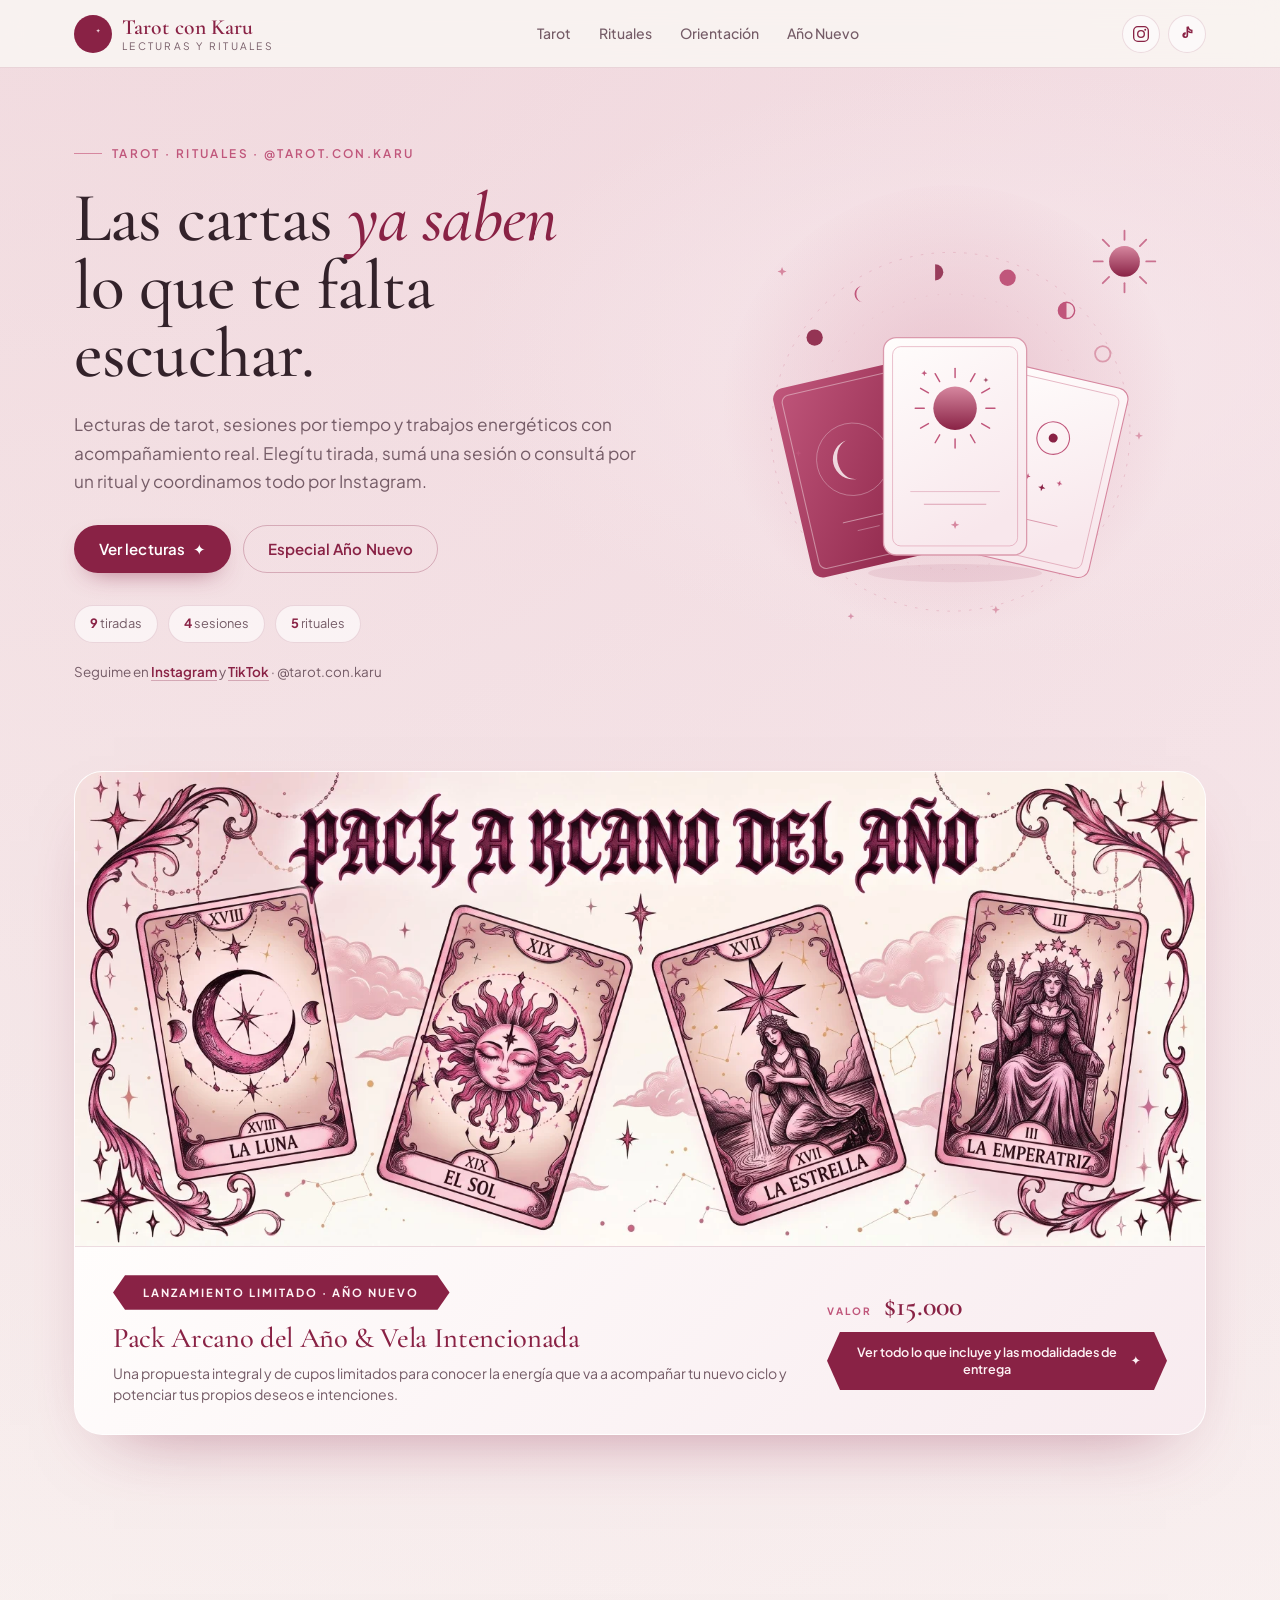
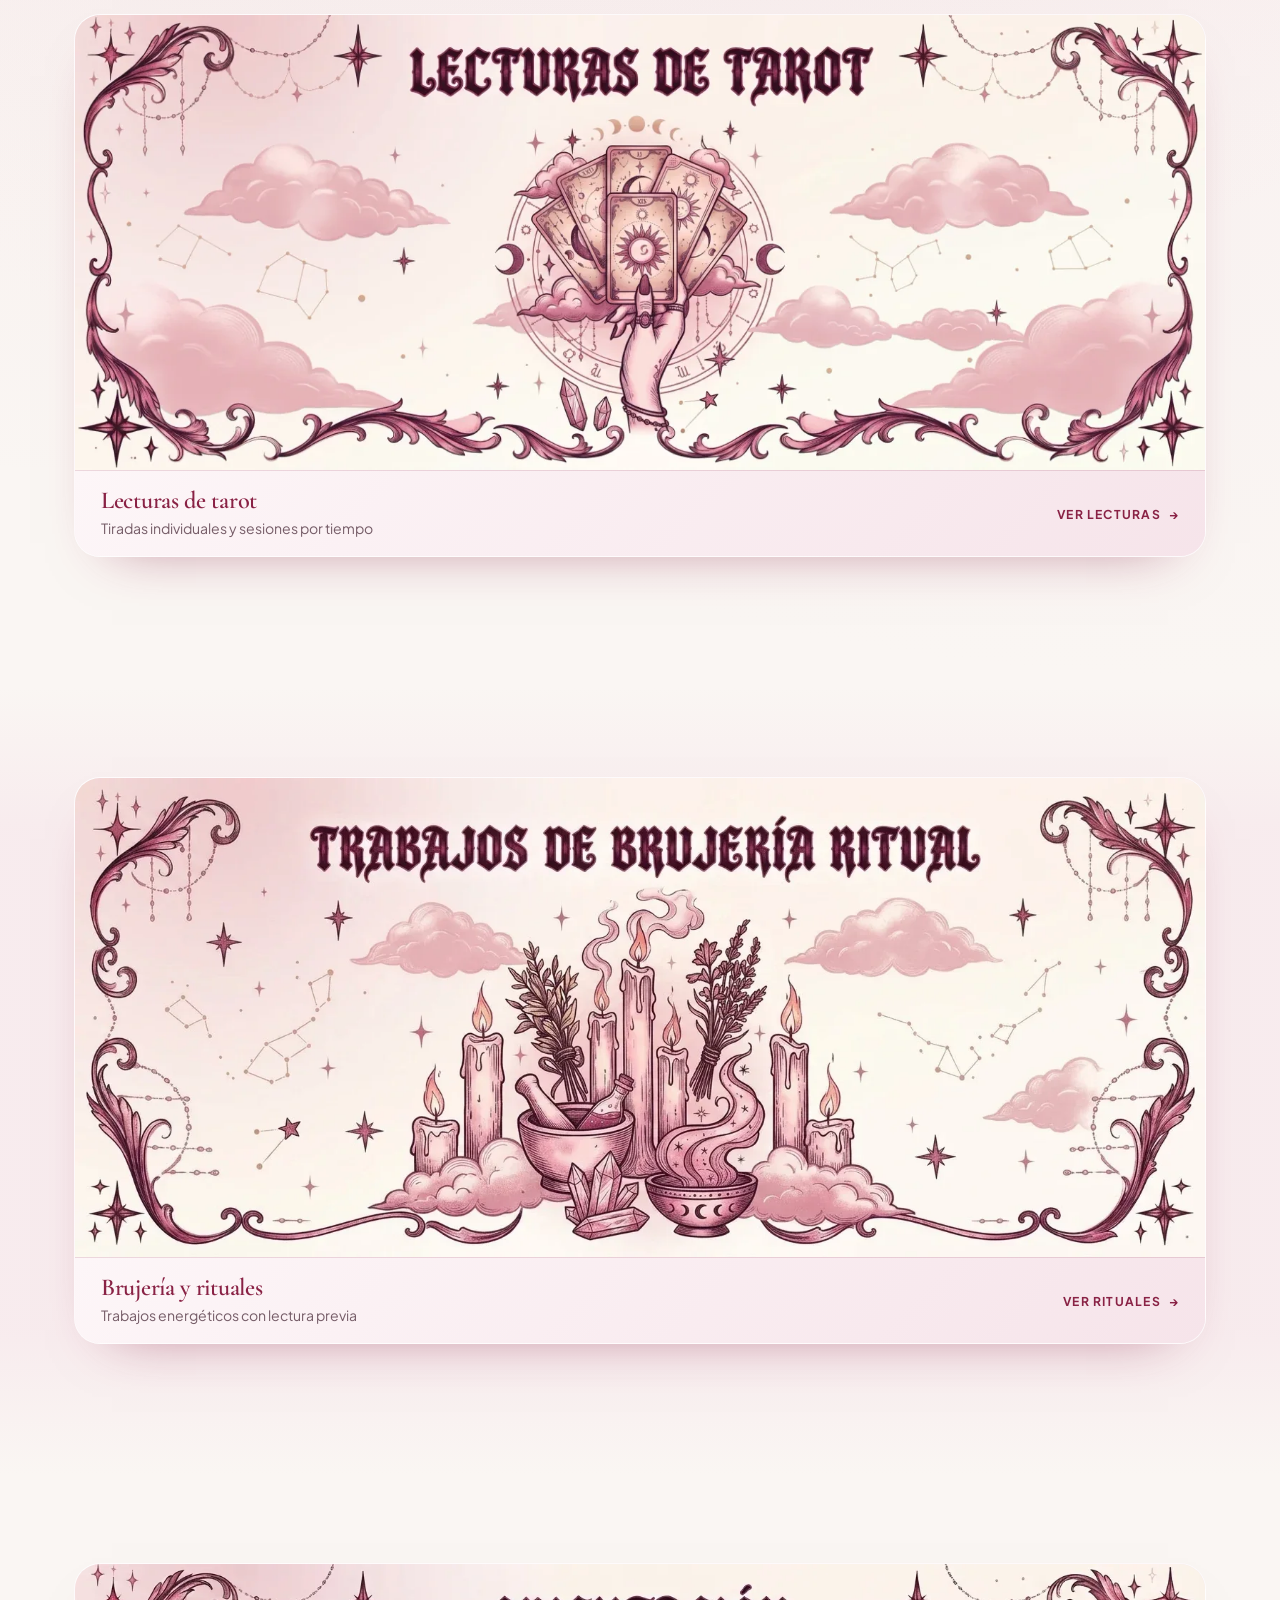
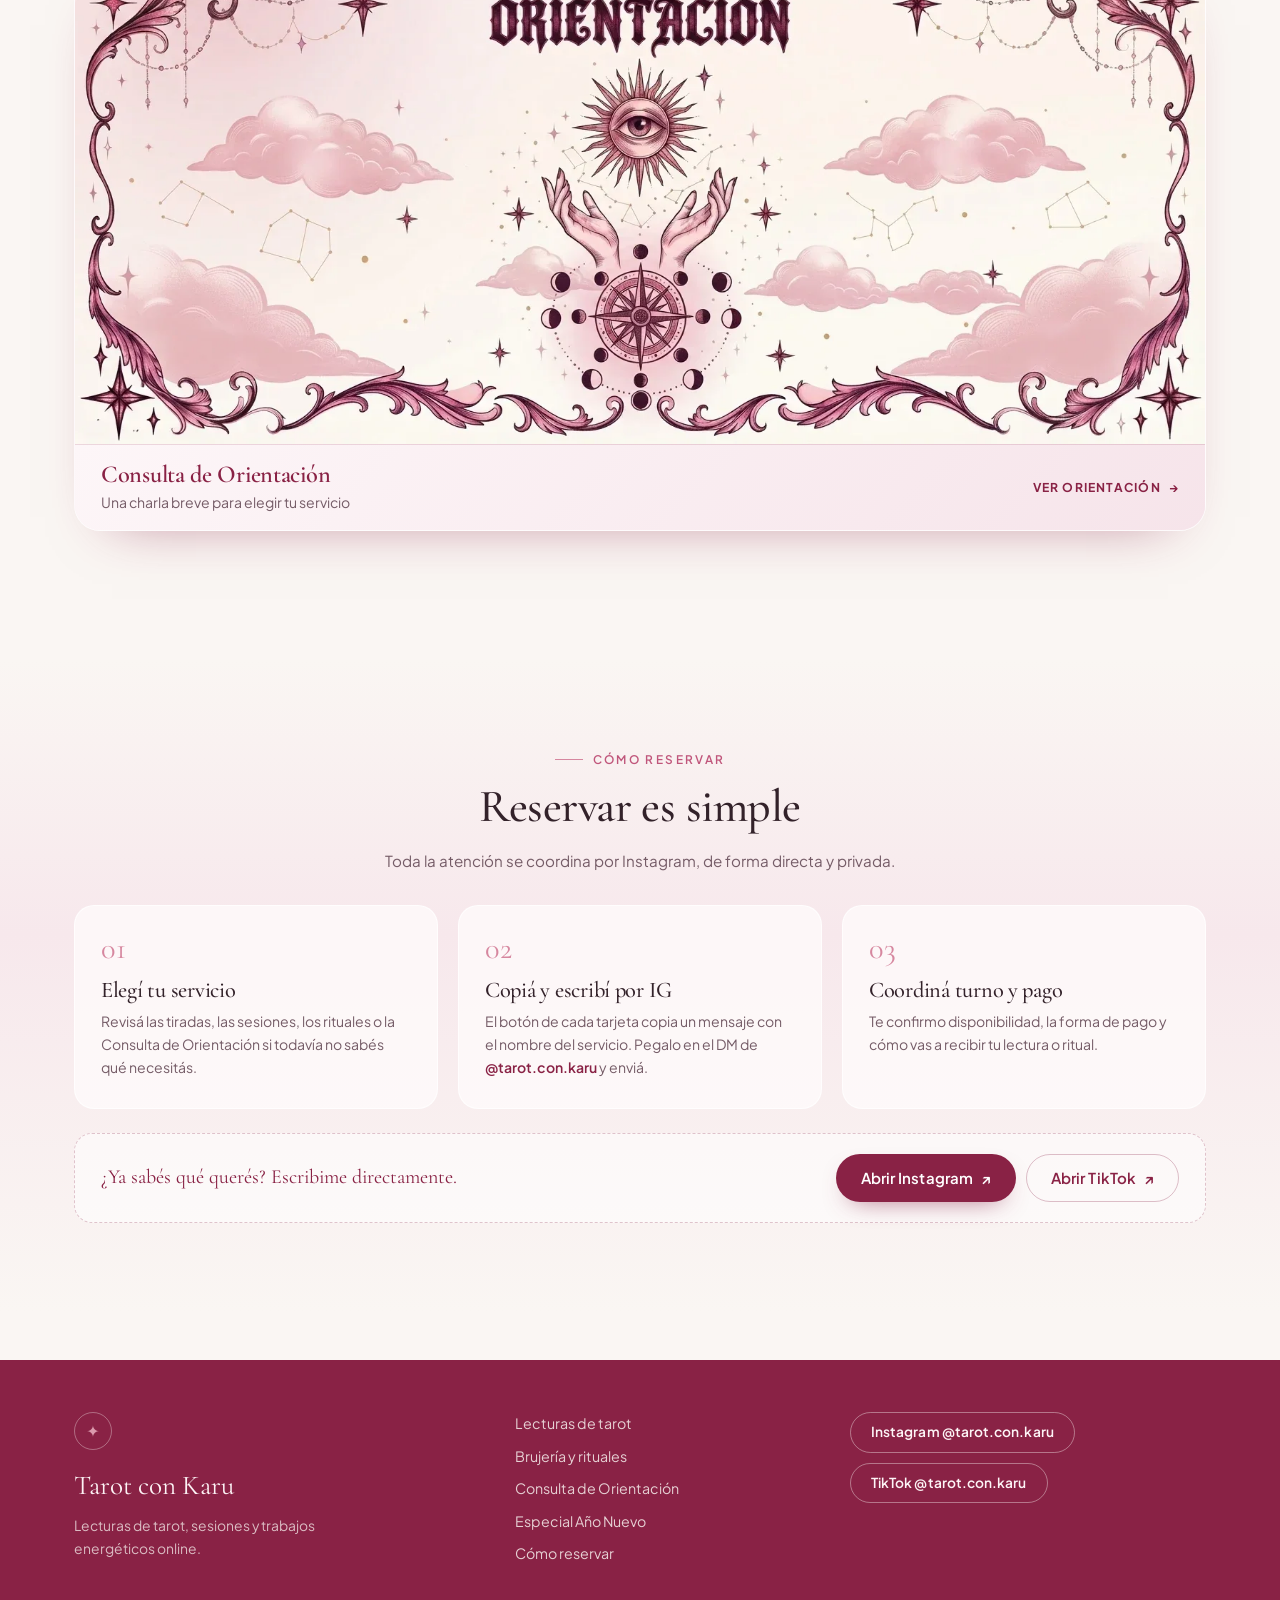
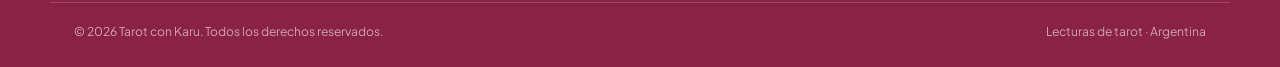
<file: public/index.html>
<!DOCTYPE html>
<html lang="es">
  <head>
    <meta charset="UTF-8" />
    <meta name="viewport" content="width=device-width, initial-scale=1.0" />
    <title>Tarot con Karu · Lecturas, sesiones y rituales</title>
    <meta
      name="description"
      content="Lecturas de tarot, sesiones por tiempo, rituales y Consulta de Orientación con Karu. Elegí tu tirada y reservá por Instagram."
    />
    <meta name="theme-color" content="#FAF6F3" />
    <link rel="canonical" href="https://tarot-con-karu.v0idbrn.workers.dev/" />

    <meta property="og:site_name" content="Tarot con Karu" />
    <meta property="og:locale" content="es_AR" />
    <meta property="og:type" content="website" />
    <meta
      property="og:title"
      content="Tarot con Karu · Lecturas, sesiones y rituales"
    />
    <meta
      property="og:description"
      content="Lecturas de tarot, sesiones por tiempo, rituales y Consulta de Orientación con Karu. Elegí tu tirada y reservá por Instagram."
    />
    <meta property="og:url" content="https://tarot-con-karu.v0idbrn.workers.dev/" />
    <meta
      property="og:image"
      content="https://tarot-con-karu.v0idbrn.workers.dev/assets/arcano-banner.webp"
    />
    <meta property="og:image:alt" content="Tarot con Karu: lecturas, sesiones y rituales" />
    <meta name="twitter:card" content="summary_large_image" />
    <meta
      name="twitter:title"
      content="Tarot con Karu · Lecturas, sesiones y rituales"
    />
    <meta
      name="twitter:description"
      content="Lecturas de tarot, sesiones por tiempo y rituales con Karu. Reservá por Instagram."
    />
    <meta
      name="twitter:image"
      content="https://tarot-con-karu.v0idbrn.workers.dev/assets/arcano-banner.webp"
    />
    <link
      rel="icon"
      href="data:image/svg+xml,%3Csvg xmlns='http://www.w3.org/2000/svg' viewBox='0 0 32 32'%3E%3Crect width='32' height='32' rx='8' fill='%23892245'/%3E%3Cpath d='M20 8a8 8 0 1 0 0 16 7 7 0 1 1 0-16Z' fill='%23F7E8EC'/%3E%3C/svg%3E"
    />

    <link rel="preconnect" href="https://fonts.googleapis.com" />
    <link rel="preconnect" href="https://fonts.gstatic.com" crossorigin />
    <link
      href="https://fonts.googleapis.com/css2?family=Cormorant+Garamond:ital,wght@0,400;0,500;0,600;1,400;1,500&family=Plus+Jakarta+Sans:wght@400;500;600;700&display=swap"
      rel="stylesheet"
    />
    <link rel="stylesheet" href="styles.css" />
  </head>

  <body>
    <a class="skip-link" href="#inicio">Saltar al contenido</a>

    <header class="site-header">
      <div class="container header-inner">
        <a class="brand" href="#inicio" aria-label="Tarot con Karu, inicio">
          <span class="brand-mark" aria-hidden="true">
            <svg viewBox="0 0 24 24" fill="none">
              <path
                d="M15.5 3.6a8.4 8.4 0 1 0 0 16.8 7.2 7.2 0 1 1 0-16.8Z"
                fill="currentColor"
              />
              <path
                d="M17.6 6.2l.6 1.6 1.6.6-1.6.6-.6 1.6-.6-1.6-1.6-.6 1.6-.6.6-1.6Z"
                fill="currentColor"
              />
            </svg>
          </span>
          <span class="brand-text">
            <strong>Tarot con Karu</strong>
            <small>lecturas y rituales</small>
          </span>
        </a>

        <nav class="site-nav" aria-label="Navegación principal">
          <a href="#tarot">Tarot</a>
          <a href="#rituales">Rituales</a>
          <a href="#orientacion">Orientación</a>
          <a href="./arcano-del-ano.html">Año Nuevo</a>
        </nav>

        <div class="header-social">
          <a
            class="social-btn"
            href="https://www.instagram.com/tarot.con.karu/"
            target="_blank"
            rel="noopener noreferrer"
            aria-label="Instagram de Tarot con Karu"
          >
            <svg viewBox="0 0 24 24" fill="none" aria-hidden="true">
              <rect
                x="3.2"
                y="3.2"
                width="17.6"
                height="17.6"
                rx="5"
                stroke="currentColor"
                stroke-width="1.6"
              />
              <circle cx="12" cy="12" r="4" stroke="currentColor" stroke-width="1.6" />
              <circle cx="17.1" cy="6.9" r="1.15" fill="currentColor" />
            </svg>
          </a>
          <a
            class="social-btn"
            href="https://www.tiktok.com/@tarot.con.karu"
            target="_blank"
            rel="noopener noreferrer"
            aria-label="TikTok de Tarot con Karu"
          >
            <svg viewBox="0 0 24 24" fill="none" aria-hidden="true">
              <path
                d="M13.4 3.4v9.9a3.5 3.5 0 1 1-2.9-3.45v2.7a1.2 1.2 0 1 0 .9 1.16V3.4h2Z"
                fill="currentColor"
              />
              <path
                d="M13.4 3.4c.35 2.35 2 4.05 4.4 4.3v2.55c-1.65.04-3.1-.45-4.4-1.4"
                stroke="currentColor"
                stroke-width="1.6"
                stroke-linecap="round"
              />
            </svg>
          </a>
        </div>
      </div>
    </header>

    <main id="inicio">
      <!-- ================= HERO ================= -->
      <section class="hero">
        <div class="container hero-inner">
          <div class="hero-copy">
            <p class="eyebrow">
              <span class="eyebrow-line" aria-hidden="true"></span>
              Tarot · rituales · @tarot.con.karu
            </p>

            <h1>Las cartas <em>ya saben</em> lo que te falta escuchar.</h1>

            <p class="lead">
              Lecturas de tarot, sesiones por tiempo y trabajos energéticos con
              acompañamiento real. Elegí tu tirada, sumá una sesión o consultá
              por un ritual y coordinamos todo por Instagram.
            </p>

            <div class="hero-actions">
              <a class="btn btn-primary" href="./lecturas.html">
                Ver lecturas <span aria-hidden="true">✦</span>
              </a>
              <a class="btn btn-ghost" href="#ano-nuevo">Especial Año Nuevo</a>
            </div>

            <ul class="hero-chips">
              <li><strong id="tiradas-count">9</strong> tiradas</li>
              <li><strong id="sesiones-count">4</strong> sesiones</li>
              <li><strong id="rituales-count">5</strong> rituales</li>
            </ul>

            <p class="hero-social">
              Seguime en
              <a href="https://www.instagram.com/tarot.con.karu/" target="_blank" rel="noopener noreferrer">Instagram</a>
              y
              <a href="https://www.tiktok.com/@tarot.con.karu" target="_blank" rel="noopener noreferrer">TikTok</a>
              · @tarot.con.karu
            </p>
          </div>

          <div class="hero-art-wrap">
            <svg
              class="hero-art"
              viewBox="0 0 520 560"
              xmlns="http://www.w3.org/2000/svg"
              role="img"
              aria-labelledby="artTitle artDesc"
            >
              <title id="artTitle">Cartas de tarot bajo un arco de fases lunares</title>
              <desc id="artDesc">
                Ilustración celestial con tres cartas de tarot, un arco de fases
                lunares y un sol en tonos rosados y vino.
              </desc>

              <defs>
                <linearGradient id="artCardFace" x1="0" y1="0" x2="0.4" y2="1">
                  <stop offset="0" stop-color="#FFFDFC" />
                  <stop offset="1" stop-color="#F8E7EC" />
                </linearGradient>
                <linearGradient id="artCardBack" x1="0" y1="0" x2="1" y2="1">
                  <stop offset="0" stop-color="#C0567B" />
                  <stop offset="1" stop-color="#892245" />
                </linearGradient>
                <radialGradient id="artHalo" cx="50%" cy="48%" r="50%">
                  <stop offset="0" stop-color="#DB9AAD" stop-opacity="0.5" />
                  <stop offset="1" stop-color="#DB9AAD" stop-opacity="0" />
                </radialGradient>
                <linearGradient id="artSun" x1="0" y1="0" x2="0" y2="1">
                  <stop offset="0" stop-color="#D6879F" />
                  <stop offset="1" stop-color="#892245" />
                </linearGradient>
              </defs>

              <circle cx="260" cy="280" r="252" fill="url(#artHalo)" />
              <circle
                cx="260"
                cy="300"
                r="198"
                fill="none"
                stroke="#DB9AAD"
                stroke-opacity="0.5"
                stroke-dasharray="2 10"
                stroke-linecap="round"
              />
              <circle
                cx="260"
                cy="300"
                r="152"
                fill="none"
                stroke="#DB9AAD"
                stroke-opacity="0.28"
                stroke-dasharray="1 12"
                stroke-linecap="round"
              />

              <!-- fases lunares -->
              <circle cx="110" cy="196" r="9" fill="#892245" opacity="0.9" />
              <path
                d="M163 139a9 9 0 1 0 0 18 7 9 0 1 1 0-18Z"
                fill="#C0567B"
              />
              <path d="M243 115a9 9 0 0 1 0 18Z" fill="#892245" opacity="0.85" />
              <circle cx="323" cy="130" r="9" fill="#C0567B" />
              <circle
                cx="388"
                cy="166"
                r="9"
                fill="none"
                stroke="#C0567B"
                stroke-width="1.5"
              />
              <path d="M388 157a9 9 0 0 0 0 18Z" fill="#C0567B" />
              <circle
                cx="428"
                cy="214"
                r="8.5"
                fill="none"
                stroke="#DB9AAD"
                stroke-width="2"
              />

              <!-- sol -->
              <g transform="translate(452 112)">
                <g
                  stroke="#C0567B"
                  stroke-width="2"
                  stroke-linecap="round"
                  opacity="0.8"
                >
                  <path d="M0 -24v-10" />
                  <path d="M0 24v10" />
                  <path d="M-24 0h-10" />
                  <path d="M24 0h10" />
                  <path d="M-17 -17l-7 -7" />
                  <path d="M17 17l7 7" />
                  <path d="M17 -17l7 -7" />
                  <path d="M-17 17l-7 7" />
                </g>
                <circle r="17" fill="url(#artSun)" />
              </g>

              <!-- carta izquierda (dorso) -->
              <g transform="rotate(-13 155 343)">
                <rect
                  x="84"
                  y="236"
                  width="142"
                  height="214"
                  rx="12"
                  fill="url(#artCardBack)"
                />
                <rect
                  x="93"
                  y="245"
                  width="124"
                  height="196"
                  rx="8"
                  fill="none"
                  stroke="#F7E8EC"
                  stroke-opacity="0.45"
                  stroke-width="1.2"
                />
                <circle
                  cx="155"
                  cy="330"
                  r="40"
                  fill="none"
                  stroke="#F7E8EC"
                  stroke-opacity="0.35"
                />
                <path
                  d="M155 308a22 22 0 1 0 0 44 17 22 0 1 1 0-44Z"
                  fill="#F7E8EC"
                  opacity="0.9"
                />
                <path
                  d="M129 396h52"
                  stroke="#F7E8EC"
                  stroke-opacity="0.5"
                  stroke-linecap="round"
                />
                <path
                  d="M143 408h24"
                  stroke="#F7E8EC"
                  stroke-opacity="0.35"
                  stroke-linecap="round"
                />
              </g>

              <!-- carta derecha -->
              <g transform="rotate(13 365 343)">
                <rect
                  x="294"
                  y="236"
                  width="142"
                  height="214"
                  rx="12"
                  fill="url(#artCardFace)"
                  stroke="#D6879F"
                  stroke-width="1.2"
                />
                <rect
                  x="303"
                  y="245"
                  width="124"
                  height="196"
                  rx="8"
                  fill="none"
                  stroke="#DB9AAD"
                  stroke-opacity="0.7"
                />
                <circle
                  cx="365"
                  cy="306"
                  r="18"
                  fill="none"
                  stroke="#C0567B"
                  stroke-width="1.2"
                />
                <circle cx="365" cy="306" r="5" fill="#892245" />
                <path
                  d="M347 350l.9 2.4 2.4.9-2.4.9-.9 2.4-.9-2.4-2.4-.9 2.4-.9.9-2.4Z"
                  fill="#C0567B"
                />
                <path
                  d="M365 358l1.1 3 3 1.1-3 1.1-1.1 3-1.1-3-3-1.1 3-1.1 1.1-3Z"
                  fill="#892245"
                />
                <path
                  d="M383 350l.9 2.4 2.4.9-2.4.9-.9 2.4-.9-2.4-2.4-.9 2.4-.9.9-2.4Z"
                  fill="#C0567B"
                />
                <path
                  d="M339 400h52"
                  stroke="#DB9AAD"
                  stroke-linecap="round"
                />
              </g>

              <!-- carta central -->
              <g>
                <ellipse cx="265" cy="456" rx="96" ry="10" fill="#892245" opacity="0.08" />
                <rect
                  x="186"
                  y="196"
                  width="158"
                  height="240"
                  rx="14"
                  fill="url(#artCardFace)"
                  stroke="#DB9AAD"
                  stroke-width="1.4"
                />
                <rect
                  x="196"
                  y="206"
                  width="138"
                  height="220"
                  rx="9"
                  fill="none"
                  stroke="#D6879F"
                  stroke-opacity="0.55"
                />

                <g
                  transform="translate(265 274)"
                  stroke="#C0567B"
                  stroke-width="1.6"
                  stroke-linecap="round"
                >
                  <path d="M34 0h10" />
                  <path d="M29.4 17l8.7 5" />
                  <path d="M17 29.4l5 8.7" />
                  <path d="M0 34v10" />
                  <path d="M-17 29.4l-5 8.7" />
                  <path d="M-29.4 17l-8.7 5" />
                  <path d="M-34 0h-10" />
                  <path d="M-29.4 -17l-8.7 -5" />
                  <path d="M-17 -29.4l-5 -8.7" />
                  <path d="M0 -34v-10" />
                  <path d="M17 -29.4l5 -8.7" />
                  <path d="M29.4 -17l8.7 -5" />
                </g>
                <circle cx="265" cy="274" r="24" fill="url(#artSun)" />

                <path
                  d="M231 232l.9 2.4 2.4.9-2.4.9-.9 2.4-.9-2.4-2.4-.9 2.4-.9.9-2.4Z"
                  fill="#C0567B"
                />
                <path
                  d="M299 240l.8 2 2 .8-2 .8-.8 2-.8-2-2-.8 2-.8.8-2Z"
                  fill="#892245"
                  opacity="0.8"
                />

                <path
                  d="M216 366h98"
                  stroke="#C0567B"
                  stroke-opacity="0.35"
                  stroke-linecap="round"
                />
                <path
                  d="M231 380h68"
                  stroke="#DB9AAD"
                  stroke-linecap="round"
                />
                <path
                  d="M265 398l1.3 3.4 3.4 1.3-3.4 1.3-1.3 3.4-1.3-3.4-3.4-1.3 3.4-1.3 1.3-3.4Z"
                  fill="#D6879F"
                />
              </g>

              <!-- destellos -->
              <path
                d="M74 118l1.4 3.6 3.6 1.4-3.6 1.4-1.4 3.6-1.4-3.6-3.6-1.4 3.6-1.4 1.4-3.6Z"
                fill="#D6879F"
              />
              <path
                d="M92 320l1 2.6 2.6 1-2.6 1-1 2.6-1-2.6-2.6-1 2.6-1 1-2.6Z"
                fill="#C0567B"
                opacity="0.7"
              />
              <path
                d="M468 300l1.2 3.2 3.2 1.2-3.2 1.2-1.2 3.2-1.2-3.2-3.2-1.2 3.2-1.2 1.2-3.2Z"
                fill="#D6879F"
                opacity="0.8"
              />
              <path
                d="M310 492l1.2 3.2 3.2 1.2-3.2 1.2-1.2 3.2-1.2-3.2-3.2-1.2 3.2-1.2 1.2-3.2Z"
                fill="#DB9AAD"
              />
              <path
                d="M150 500l1 2.6 2.6 1-2.6 1-1 2.6-1-2.6-2.6-1 2.6-1 1-2.6Z"
                fill="#C0567B"
                opacity="0.55"
              />
            </svg>
          </div>
        </div>
      </section>

      <!-- ================= AÑO NUEVO ================= -->
      <section class="section section-newyear" id="ano-nuevo">
        <div class="container">
          <a class="arcano-banner" id="an-link" href="./arcano-del-ano.html">
            <div class="arcano-banner-media">
              <img
                src="assets/arcano-banner.webp"
                alt="Pack Arcano del Año: las cartas La Luna, El Sol, La Estrella y La Emperatriz"
                width="1600"
                height="672"
              />
            </div>
            <div class="arcano-banner-body">
              <div class="arcano-banner-copy">
                <span class="badge badge--ribbon" id="an-etiqueta">Lanzamiento Limitado · Año Nuevo</span>
                <h2 class="arcano-banner-title" id="an-titulo">
                  Pack Arcano del Año &amp; Vela Intencionada
                </h2>
                <p class="arcano-banner-desc" id="an-desc"></p>
              </div>
              <div class="arcano-banner-side">
                <p class="arcano-banner-meta">
                  <span class="arcano-banner-price-label">Valor</span>
                  <span class="arcano-banner-price" id="an-precio">$15.000</span>
                </p>
                <span class="arcano-banner-cta">
                  <span id="an-cta">Ver todo lo que incluye y las modalidades de entrega</span>
                  <span aria-hidden="true">✦</span>
                </span>
              </div>
            </div>
          </a>
        </div>
      </section>

      <!-- ================= TAROT ================= -->
      <section class="section" id="tarot">
        <div class="container">
          <a
            class="section-banner"
            href="./lecturas.html"
            aria-label="Ver todas las lecturas de tarot"
          >
            <img
              src="assets/banner-tarot.webp"
              alt="Lecturas de Tarot: una mano sostiene cartas frente a un círculo lunar entre nubes rosadas"
              width="1600"
              height="644"
              loading="lazy"
            />
            <div class="section-banner-foot">
              <div class="section-banner-copy">
                <h2 class="section-banner-title">Lecturas de tarot</h2>
                <span class="section-banner-note">Tiradas individuales y sesiones por tiempo</span>
              </div>
              <span class="section-banner-cta">Ver lecturas <span aria-hidden="true">→</span></span>
            </div>
          </a>
        </div>
      </section>

      <!-- ================= RITUALES ================= -->
      <section class="section section-rituales" id="rituales">
        <div class="container">
          <a
            class="section-banner"
            href="./rituales.html"
            aria-label="Ver todos los trabajos de brujería ritual"
          >
            <img
              src="assets/banner-rituales.webp"
              alt="Trabajos de brujería ritual: velas, hierbas y cristales sobre nubes rosadas"
              width="1584"
              height="672"
              loading="lazy"
            />
            <div class="section-banner-foot">
              <div class="section-banner-copy">
                <h2 class="section-banner-title">Brujería y rituales</h2>
                <span class="section-banner-note">Trabajos energéticos con lectura previa</span>
              </div>
              <span class="section-banner-cta">Ver rituales <span aria-hidden="true">→</span></span>
            </div>
          </a>
        </div>
      </section>

      <!-- ================= ORIENTACIÓN ================= -->
      <section class="section" id="orientacion">
        <div class="container">
          <a
            class="section-banner"
            href="./orientacion.html"
            aria-label="Ver el detalle de la Consulta de Orientación"
          >
            <img
              src="assets/banner-orientacion.webp"
              alt="Orientación: un ojo solar y manos que sostienen una brújula lunar entre nubes rosadas"
              width="1584"
              height="672"
              loading="lazy"
            />
            <div class="section-banner-foot">
              <div class="section-banner-copy">
                <h2 class="section-banner-title">Consulta de Orientación</h2>
                <span class="section-banner-note">Una charla breve para elegir tu servicio</span>
              </div>
              <span class="section-banner-cta">Ver orientación <span aria-hidden="true">→</span></span>
            </div>
          </a>
        </div>
      </section>

      <!-- ================= CÓMO RESERVAR ================= -->
      <section class="section section-how" id="como-reservar">
        <div class="container">
          <header class="section-head section-head--center">
            <div>
              <p class="eyebrow">
                <span class="eyebrow-line" aria-hidden="true"></span>Cómo reservar
              </p>
              <h2>Reservar es simple</h2>
            </div>
            <p class="section-desc">
              Toda la atención se coordina por Instagram, de forma directa y
              privada.
            </p>
          </header>

          <ol class="steps">
            <li class="step">
              <span class="step-num" aria-hidden="true">01</span>
              <h3>Elegí tu servicio</h3>
              <p>
                Revisá las tiradas, las sesiones, los rituales o la Consulta de
                Orientación si todavía no sabés qué necesitás.
              </p>
            </li>
            <li class="step">
              <span class="step-num" aria-hidden="true">02</span>
              <h3>Copiá y escribí por IG</h3>
              <p>
                El botón de cada tarjeta copia un mensaje con el nombre del
                servicio. Pegalo en el DM de <strong>@tarot.con.karu</strong> y
                enviá.
              </p>
            </li>
            <li class="step">
              <span class="step-num" aria-hidden="true">03</span>
              <h3>Coordiná turno y pago</h3>
              <p>
                Te confirmo disponibilidad, la forma de pago y cómo vas a
                recibir tu lectura o ritual.
              </p>
            </li>
          </ol>

          <div class="how-cta">
            <p>¿Ya sabés qué querés? Escribime directamente.</p>
            <div class="how-cta-actions">
              <a
                class="btn btn-primary"
                href="https://www.instagram.com/tarot.con.karu/"
                target="_blank"
                rel="noopener noreferrer"
              >
                Abrir Instagram <span aria-hidden="true">↗</span>
              </a>
              <a
                class="btn btn-ghost"
                href="https://www.tiktok.com/@tarot.con.karu"
                target="_blank"
                rel="noopener noreferrer"
              >
                Abrir TikTok <span aria-hidden="true">↗</span>
              </a>
            </div>
          </div>
        </div>
      </section>
    </main>

    <!-- ================= FOOTER ================= -->
    <footer class="site-footer">
      <div class="container footer-inner">
        <div class="footer-brand">
          <span class="footer-mark" aria-hidden="true">✦</span>
          <p class="footer-title">Tarot con Karu</p>
          <p class="footer-text">
            Lecturas de tarot, sesiones y trabajos energéticos online.
          </p>
        </div>

        <nav class="footer-nav" aria-label="Enlaces del sitio">
          <a href="./lecturas.html">Lecturas de tarot</a>
          <a href="./rituales.html">Brujería y rituales</a>
          <a href="./orientacion.html">Consulta de Orientación</a>
          <a href="./arcano-del-ano.html">Especial Año Nuevo</a>
          <a href="#como-reservar">Cómo reservar</a>
        </nav>

        <div class="footer-social">
          <a
            class="btn btn-outline-light"
            href="https://www.instagram.com/tarot.con.karu/"
            target="_blank"
            rel="noopener noreferrer"
          >
            Instagram @tarot.con.karu
          </a>
          <a
            class="btn btn-outline-light"
            href="https://www.tiktok.com/@tarot.con.karu"
            target="_blank"
            rel="noopener noreferrer"
          >
            TikTok @tarot.con.karu
          </a>
        </div>
      </div>

      <div class="container footer-bottom">
        <p>© <span id="year">2026</span> Tarot con Karu. Todos los derechos reservados.</p>
        <p>Lecturas de tarot · Argentina</p>
      </div>
    </footer>

    <script type="module" src="app.js"></script>
  </body>
</html>
</file>
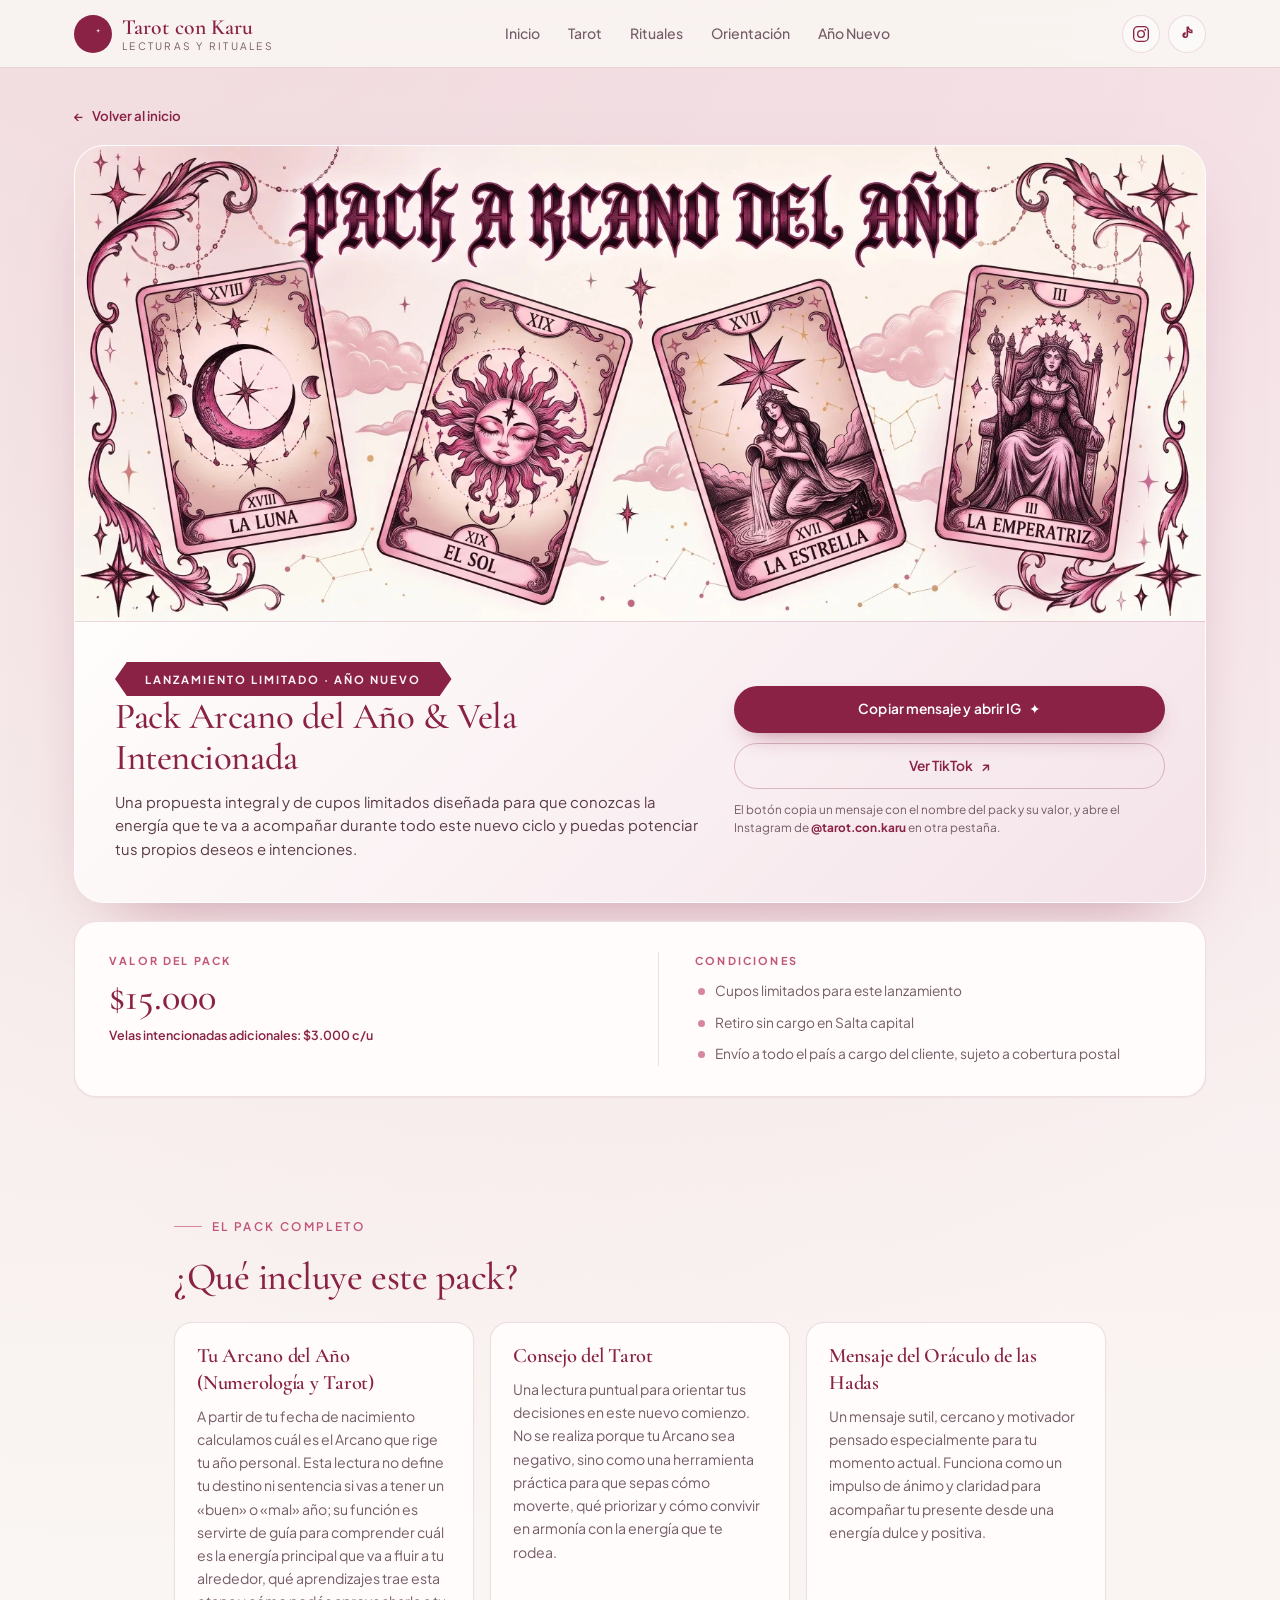
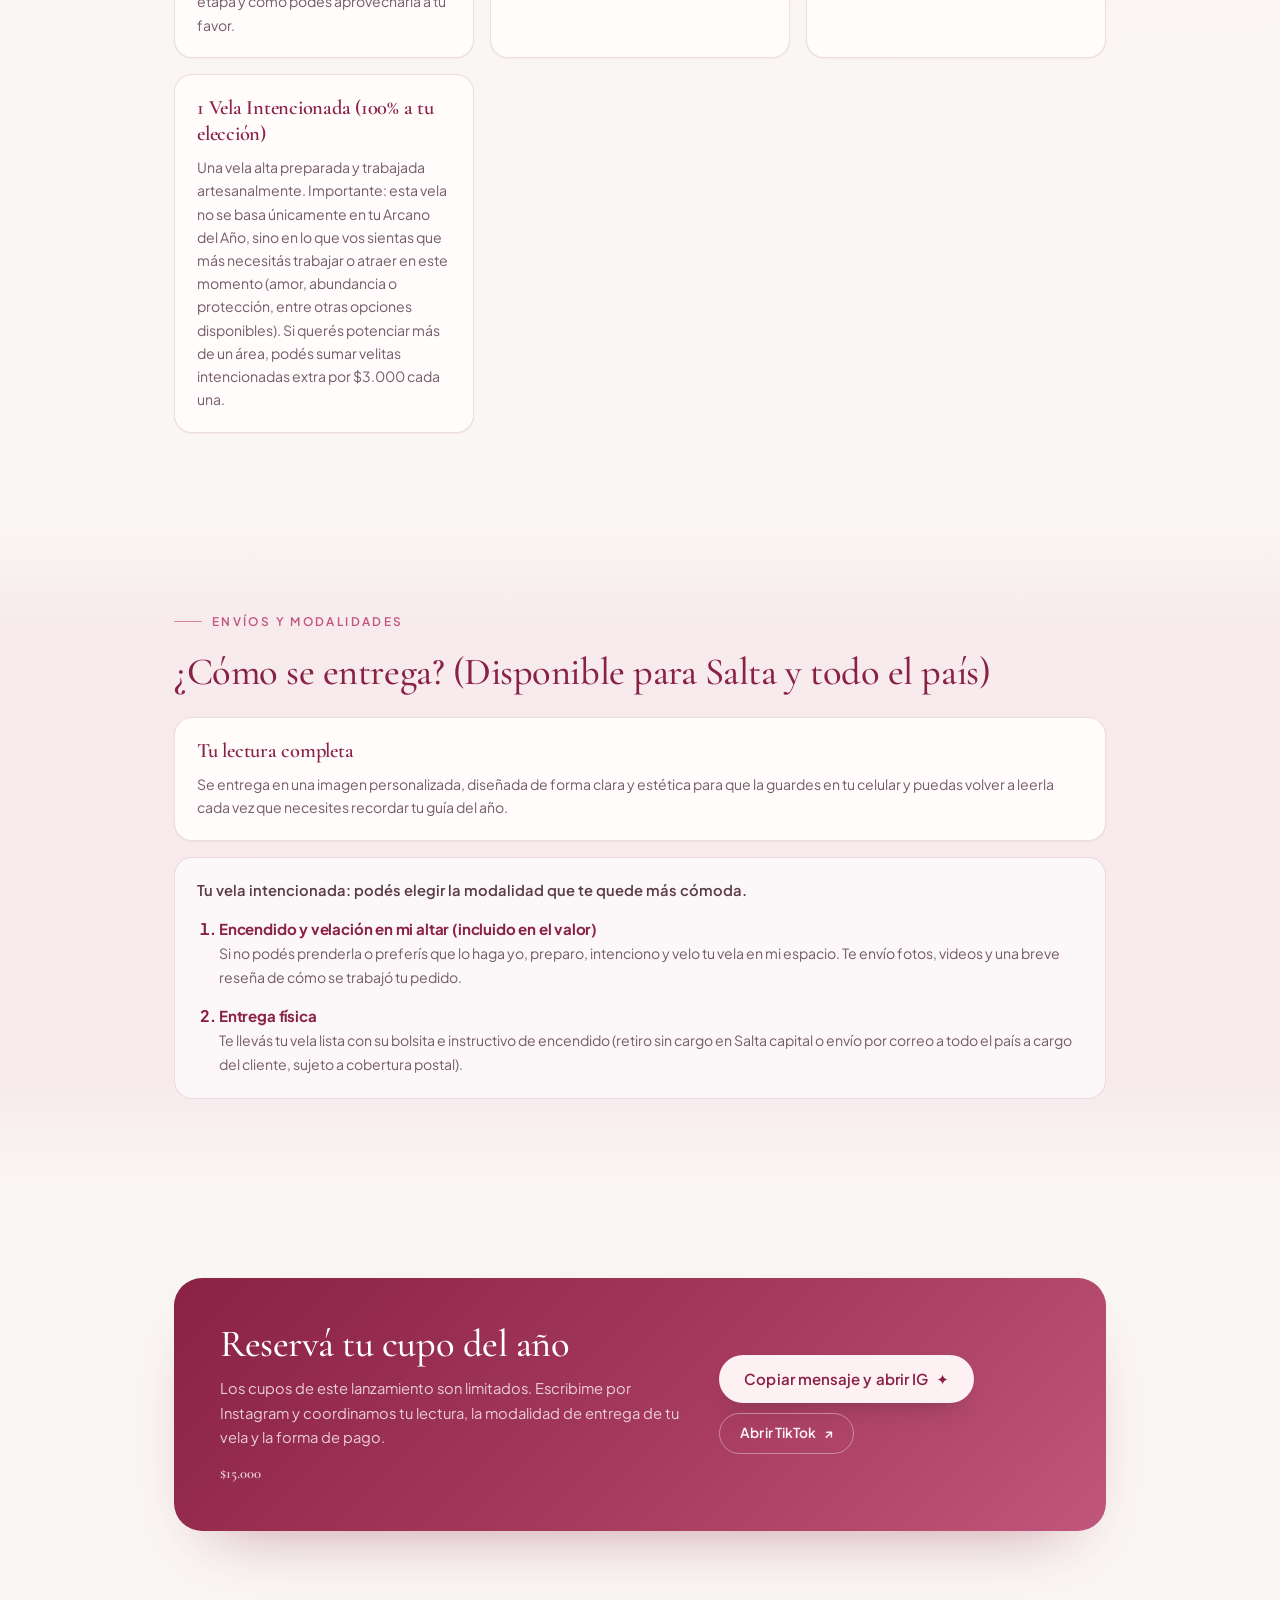
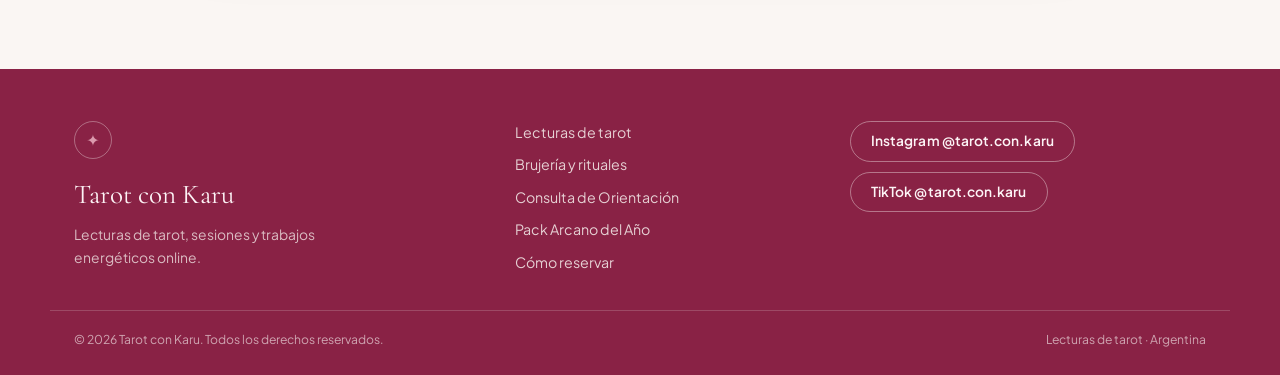
<file: public/arcano-del-ano.html>
<!DOCTYPE html>
<html lang="es">
  <head>
    <meta charset="UTF-8" />
    <meta name="viewport" content="width=device-width, initial-scale=1.0" />
    <title>Pack Arcano del Año &amp; Vela Intencionada · Tarot con Karu</title>
    <meta
      name="description"
      content="Pack Arcano del Año & Vela Intencionada de Tarot con Karu: tu Arcano del Año, consejo del tarot, mensaje del Oráculo de las Hadas y una vela intencionada. $15.000 · Salta y todo el país."
    />
    <meta name="theme-color" content="#FAF6F3" />
    <link
      rel="canonical"
      href="https://tarot-con-karu.v0idbrn.workers.dev/arcano-del-ano"
    />

    <meta property="og:site_name" content="Tarot con Karu" />
    <meta property="og:locale" content="es_AR" />
    <meta property="og:type" content="website" />
    <meta
      property="og:title"
      content="Pack Arcano del Año &amp; Vela Intencionada · Tarot con Karu"
    />
    <meta
      property="og:description"
      content="Tu Arcano del Año, consejo del tarot, mensaje del Oráculo de las Hadas y una vela intencionada. $15.000 · Salta y todo el país."
    />
    <meta
      property="og:url"
      content="https://tarot-con-karu.v0idbrn.workers.dev/arcano-del-ano"
    />
    <meta
      property="og:image"
      content="https://tarot-con-karu.v0idbrn.workers.dev/assets/arcano-banner.webp"
    />
    <meta
      property="og:image:alt"
      content="Pack Arcano del Año: las cartas La Luna, El Sol, La Estrella y La Emperatriz"
    />
    <meta name="twitter:card" content="summary_large_image" />
    <meta
      name="twitter:title"
      content="Pack Arcano del Año &amp; Vela Intencionada · Tarot con Karu"
    />
    <meta
      name="twitter:description"
      content="Tu Arcano del Año, consejo del tarot, mensaje del Oráculo de las Hadas y una vela intencionada. $15.000."
    />
    <meta
      name="twitter:image"
      content="https://tarot-con-karu.v0idbrn.workers.dev/assets/arcano-banner.webp"
    />
    <link
      rel="icon"
      href="data:image/svg+xml,%3Csvg xmlns='http://www.w3.org/2000/svg' viewBox='0 0 32 32'%3E%3Crect width='32' height='32' rx='8' fill='%23892245'/%3E%3Cpath d='M20 8a8 8 0 1 0 0 16 7 7 0 1 1 0-16Z' fill='%23F7E8EC'/%3E%3C/svg%3E"
    />

    <link rel="preconnect" href="https://fonts.googleapis.com" />
    <link rel="preconnect" href="https://fonts.gstatic.com" crossorigin />
    <link
      href="https://fonts.googleapis.com/css2?family=Cormorant+Garamond:ital,wght@0,400;0,500;0,600;1,400;1,500&family=Plus+Jakarta+Sans:wght@400;500;600;700&display=swap"
      rel="stylesheet"
    />
    <link rel="stylesheet" href="styles.css" />
  </head>

  <body class="page-arcano">
    <a class="skip-link" href="#contenido">Saltar al contenido</a>

    <header class="site-header">
      <div class="container header-inner">
        <a class="brand" href="./index.html" aria-label="Tarot con Karu, inicio">
          <span class="brand-mark" aria-hidden="true">
            <svg viewBox="0 0 24 24" fill="none">
              <path
                d="M15.5 3.6a8.4 8.4 0 1 0 0 16.8 7.2 7.2 0 1 1 0-16.8Z"
                fill="currentColor"
              />
              <path
                d="M17.6 6.2l.6 1.6 1.6.6-1.6.6-.6 1.6-.6-1.6-1.6-.6 1.6-.6.6-1.6Z"
                fill="currentColor"
              />
            </svg>
          </span>
          <span class="brand-text">
            <strong>Tarot con Karu</strong>
            <small>lecturas y rituales</small>
          </span>
        </a>

        <nav class="site-nav" aria-label="Navegación principal">
          <a href="./index.html">Inicio</a>
          <a href="./lecturas.html">Tarot</a>
          <a href="./rituales.html">Rituales</a>
          <a href="./orientacion.html">Orientación</a>
          <a href="./arcano-del-ano.html" aria-current="page">Año Nuevo</a>
        </nav>

        <div class="header-social">
          <a
            class="social-btn"
            data-ig
            href="https://www.instagram.com/tarot.con.karu/"
            target="_blank"
            rel="noopener noreferrer"
            aria-label="Instagram de Tarot con Karu"
          >
            <svg viewBox="0 0 24 24" fill="none" aria-hidden="true">
              <rect
                x="3.2"
                y="3.2"
                width="17.6"
                height="17.6"
                rx="5"
                stroke="currentColor"
                stroke-width="1.6"
              />
              <circle cx="12" cy="12" r="4" stroke="currentColor" stroke-width="1.6" />
              <circle cx="17.1" cy="6.9" r="1.15" fill="currentColor" />
            </svg>
          </a>
          <a
            class="social-btn"
            data-tiktok
            href="https://www.tiktok.com/@tarot.con.karu"
            target="_blank"
            rel="noopener noreferrer"
            aria-label="TikTok de Tarot con Karu"
          >
            <svg viewBox="0 0 24 24" fill="none" aria-hidden="true">
              <path
                d="M13.4 3.4v9.9a3.5 3.5 0 1 1-2.9-3.45v2.7a1.2 1.2 0 1 0 .9 1.16V3.4h2Z"
                fill="currentColor"
              />
              <path
                d="M13.4 3.4c.35 2.35 2 4.05 4.4 4.3v2.55c-1.65.04-3.1-.45-4.4-1.4"
                stroke="currentColor"
                stroke-width="1.6"
                stroke-linecap="round"
              />
            </svg>
          </a>
        </div>
      </div>
    </header>

    <main id="contenido">
      <!-- ================= HERO DEL PACK ================= -->
      <section class="arcano-hero">
        <div class="container">
          <a class="back-link" href="./index.html">
            <span aria-hidden="true">←</span> Volver al inicio
          </a>

          <div class="arcano-hero-card">
            <figure class="arcano-hero-media">
              <img
                src="assets/arcano-banner.webp"
                alt="Pack Arcano del Año: las cartas La Luna, El Sol, La Estrella y La Emperatriz"
                width="1600"
                height="672"
              />
            </figure>

            <div class="arcano-hero-body">
              <div>
                <span class="badge badge--ribbon" id="an-etiqueta">
                  Lanzamiento Limitado · Año Nuevo
                </span>
                <h1 class="arcano-title" id="an-titulo">
                  Pack Arcano del Año &amp; Vela Intencionada (Lanzamiento Limitado)
                </h1>
                <p class="arcano-lead" id="an-desc"></p>
              </div>

              <div class="arcano-hero-side">
                <div class="arcano-hero-actions">
                  <button class="btn btn-primary" type="button" data-copy="ano-nuevo">
                    Copiar mensaje y abrir IG <span aria-hidden="true">✦</span>
                  </button>
                  <a class="btn btn-ghost" data-tiktok href="https://www.tiktok.com/@tarot.con.karu" target="_blank" rel="noopener noreferrer">
                    Ver TikTok <span aria-hidden="true">↗</span>
                  </a>
                </div>

                <p class="arcano-hero-note">
                  El botón copia un mensaje con el nombre del pack y su valor, y abre
                  el Instagram de <strong>@tarot.con.karu</strong> en otra pestaña.
                </p>
              </div>
            </div>
          </div>

          <div class="arcano-meta">
            <div class="arcano-meta-block">
              <p class="mini-label">Valor del pack</p>
              <p class="newyear-price" id="an-precio">$15.000</p>
              <p class="newyear-price-note" id="an-precio-nota">
                Velas intencionadas adicionales: $3.000 c/u
              </p>
            </div>
            <div class="arcano-meta-block">
              <p class="mini-label">Condiciones</p>
              <ul class="cond-list" id="an-cond"></ul>
            </div>
          </div>
        </div>
      </section>

      <!-- ================= QUÉ INCLUYE ================= -->
      <section class="section arcano-section">
        <div class="container arcano-inner">
          <header class="arcano-section-head">
            <p class="eyebrow">
              <span class="eyebrow-line" aria-hidden="true"></span>El pack completo
            </p>
            <h2 class="arcano-h2" id="an-incluye-titulo">¿Qué incluye este pack?</h2>
          </header>
          <div class="newyear-features" id="an-incluye"></div>
        </div>
      </section>

      <!-- ================= ENTREGA ================= -->
      <section class="section arcano-section arcano-section--blush">
        <div class="container arcano-inner">
          <header class="arcano-section-head">
            <p class="eyebrow">
              <span class="eyebrow-line" aria-hidden="true"></span>Envíos y modalidades
            </p>
            <h2 class="arcano-h2" id="an-entrega-titulo"></h2>
          </header>
          <div class="newyear-delivery" id="an-entrega"></div>
        </div>
      </section>

      <!-- ================= CTA FINAL ================= -->
      <section class="section arcano-section">
        <div class="container arcano-inner">
          <div class="arcano-cta">
            <div>
              <h2>Reservá tu cupo del año</h2>
              <p>
                Los cupos de este lanzamiento son limitados. Escribime por
                Instagram y coordinamos tu lectura, la modalidad de entrega de tu
                vela y la forma de pago.
              </p>
              <p class="arcano-cta-price" id="an-cta-precio">$15.000</p>
            </div>
            <div class="arcano-cta-actions">
              <button class="btn btn-light" type="button" data-copy="ano-nuevo">
                Copiar mensaje y abrir IG <span aria-hidden="true">✦</span>
              </button>
              <a
                class="btn btn-outline-light"
                data-tiktok
                href="https://www.tiktok.com/@tarot.con.karu"
                target="_blank"
                rel="noopener noreferrer"
              >
                Abrir TikTok <span aria-hidden="true">↗</span>
              </a>
            </div>
          </div>
        </div>
      </section>
    </main>

    <footer class="site-footer">
      <div class="container footer-inner">
        <div class="footer-brand">
          <span class="footer-mark" aria-hidden="true">✦</span>
          <p class="footer-title">Tarot con Karu</p>
          <p class="footer-text">
            Lecturas de tarot, sesiones y trabajos energéticos online.
          </p>
        </div>

        <nav class="footer-nav" aria-label="Enlaces del sitio">
          <a href="./lecturas.html">Lecturas de tarot</a>
          <a href="./rituales.html">Brujería y rituales</a>
          <a href="./orientacion.html">Consulta de Orientación</a>
          <a href="./arcano-del-ano.html">Pack Arcano del Año</a>
          <a href="./index.html#como-reservar">Cómo reservar</a>
        </nav>

        <div class="footer-social">
          <a
            class="btn btn-outline-light"
            data-ig
            href="https://www.instagram.com/tarot.con.karu/"
            target="_blank"
            rel="noopener noreferrer"
          >
            Instagram @tarot.con.karu
          </a>
          <a
            class="btn btn-outline-light"
            data-tiktok
            href="https://www.tiktok.com/@tarot.con.karu"
            target="_blank"
            rel="noopener noreferrer"
          >
            TikTok @tarot.con.karu
          </a>
        </div>
      </div>

      <div class="container footer-bottom">
        <p>© <span id="year">2026</span> Tarot con Karu. Todos los derechos reservados.</p>
        <p>Lecturas de tarot · Argentina</p>
      </div>
    </footer>

    <div class="toast" id="toast" role="status" aria-live="polite"></div>

    <script type="module" src="arcano.js"></script>
  </body>
</html>
</file>
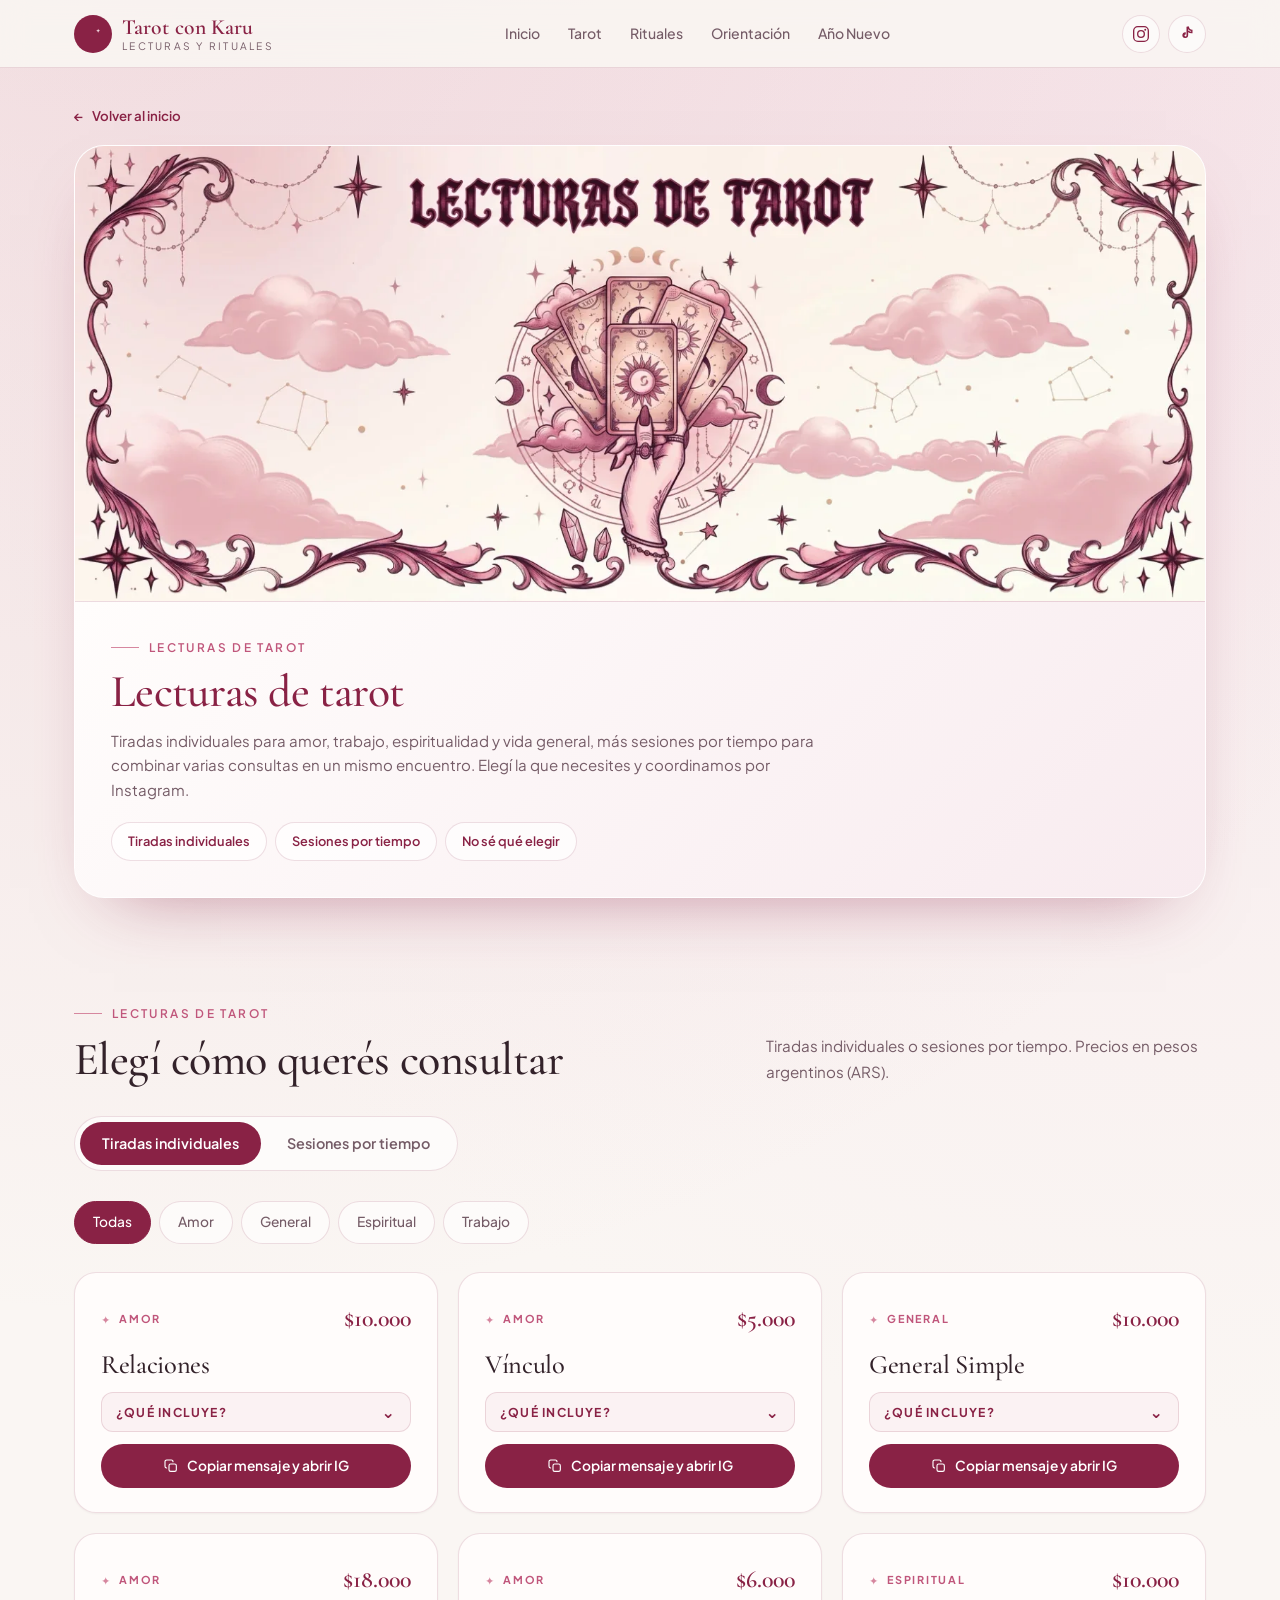
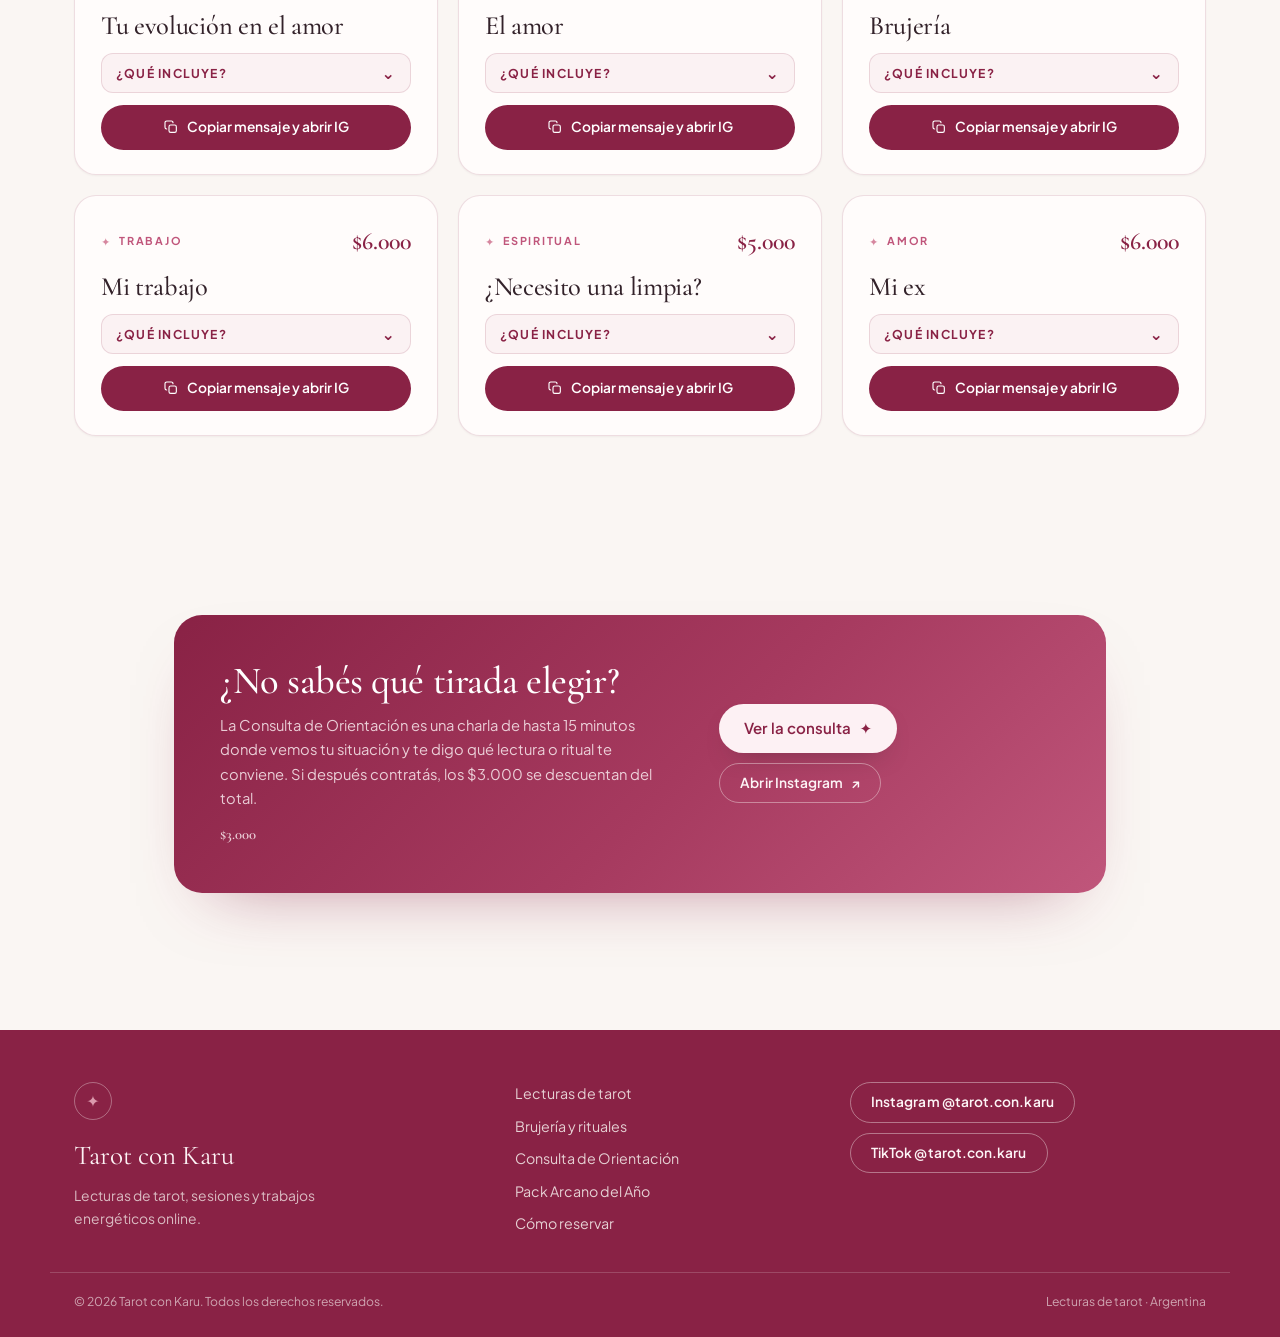
<file: public/lecturas.html>
<!DOCTYPE html>
<html lang="es">
  <head>
    <meta charset="UTF-8" />
    <meta name="viewport" content="width=device-width, initial-scale=1.0" />
    <title>Lecturas de tarot · Tiradas y sesiones · Tarot con Karu</title>
    <meta name="description" content="Tiradas de amor, trabajo, espiritualidad y vida general, y sesiones por tiempo de 30 a 90 minutos. Precios en pesos argentinos y reserva por Instagram." />
    <meta name="theme-color" content="#FAF6F3" />
    <link rel="canonical" href="https://tarot-con-karu.v0idbrn.workers.dev/lecturas" />

    <meta property="og:site_name" content="Tarot con Karu" />
    <meta property="og:locale" content="es_AR" />
    <meta property="og:type" content="website" />
    <meta property="og:title" content="Lecturas de tarot · Tiradas y sesiones · Tarot con Karu" />
    <meta property="og:description" content="Tiradas de amor, trabajo, espiritualidad y vida general, y sesiones por tiempo de 30 a 90 minutos. Precios en pesos argentinos y reserva por Instagram." />
    <meta property="og:url" content="https://tarot-con-karu.v0idbrn.workers.dev/lecturas" />
    <meta property="og:image" content="https://tarot-con-karu.v0idbrn.workers.dev/assets/arcano-banner.webp" />
    <meta property="og:image:alt" content="Tarot con Karu: lecturas, sesiones y rituales" />
    <meta name="twitter:card" content="summary_large_image" />
    <meta name="twitter:title" content="Lecturas de tarot · Tiradas y sesiones · Tarot con Karu" />
    <meta name="twitter:description" content="Tiradas de amor, trabajo, espiritualidad y vida general, y sesiones por tiempo de 30 a 90 minutos. Precios en pesos argentinos y reserva por Instagram." />
    <meta name="twitter:image" content="https://tarot-con-karu.v0idbrn.workers.dev/assets/arcano-banner.webp" />

    <link rel="icon" href="data:image/svg+xml,%3Csvg xmlns='http://www.w3.org/2000/svg' viewBox='0 0 32 32'%3E%3Crect width='32' height='32' rx='8' fill='%23892245'/%3E%3Cpath d='M20 8a8 8 0 1 0 0 16 7 7 0 1 1 0-16Z' fill='%23F7E8EC'/%3E%3C/svg%3E" />

    <link rel="preconnect" href="https://fonts.googleapis.com" />
    <link rel="preconnect" href="https://fonts.gstatic.com" crossorigin />
    <link
      href="https://fonts.googleapis.com/css2?family=Cormorant+Garamond:ital,wght@0,400;0,500;0,600;1,400;1,500&family=Plus+Jakarta+Sans:wght@400;500;600;700&display=swap"
      rel="stylesheet"
    />
    <link rel="stylesheet" href="styles.css" />
  </head>

  <body>
    <a class="skip-link" href="#contenido">Saltar al contenido</a>

    <header class="site-header">
      <div class="container header-inner">
        <a class="brand" href="./index.html" aria-label="Tarot con Karu, inicio">
          <span class="brand-mark" aria-hidden="true">
            <svg viewBox="0 0 24 24" fill="none">
              <path
                d="M15.5 3.6a8.4 8.4 0 1 0 0 16.8 7.2 7.2 0 1 1 0-16.8Z"
                fill="currentColor"
              />
              <path
                d="M17.6 6.2l.6 1.6 1.6.6-1.6.6-.6 1.6-.6-1.6-1.6-.6 1.6-.6.6-1.6Z"
                fill="currentColor"
              />
            </svg>
          </span>
          <span class="brand-text">
            <strong>Tarot con Karu</strong>
            <small>lecturas y rituales</small>
          </span>
        </a>

        <nav class="site-nav" aria-label="Navegación principal">
          <a href="./index.html">Inicio</a>
          <a href="./lecturas.html" aria-current="page">Tarot</a>
          <a href="./rituales.html">Rituales</a>
          <a href="./orientacion.html">Orientación</a>
          <a href="./arcano-del-ano.html">Año Nuevo</a>
        </nav>

        <div class="header-social">
          <a
            class="social-btn"
            data-ig
            href="https://www.instagram.com/tarot.con.karu/"
            target="_blank"
            rel="noopener noreferrer"
            aria-label="Instagram de Tarot con Karu"
          >
            <svg viewBox="0 0 24 24" fill="none" aria-hidden="true">
              <rect
                x="3.2"
                y="3.2"
                width="17.6"
                height="17.6"
                rx="5"
                stroke="currentColor"
                stroke-width="1.6"
              />
              <circle cx="12" cy="12" r="4" stroke="currentColor" stroke-width="1.6" />
              <circle cx="17.1" cy="6.9" r="1.15" fill="currentColor" />
            </svg>
          </a>
          <a
            class="social-btn"
            data-tiktok
            href="https://www.tiktok.com/@tarot.con.karu"
            target="_blank"
            rel="noopener noreferrer"
            aria-label="TikTok de Tarot con Karu"
          >
            <svg viewBox="0 0 24 24" fill="none" aria-hidden="true">
              <path
                d="M13.4 3.4v9.9a3.5 3.5 0 1 1-2.9-3.45v2.7a1.2 1.2 0 1 0 .9 1.16V3.4h2Z"
                fill="currentColor"
              />
              <path
                d="M13.4 3.4c.35 2.35 2 4.05 4.4 4.3v2.55c-1.65.04-3.1-.45-4.4-1.4"
                stroke="currentColor"
                stroke-width="1.6"
                stroke-linecap="round"
              />
            </svg>
          </a>
        </div>
      </div>
    </header>

    <main id="contenido">
      <section class="page-hero">
        <div class="container">
          <a class="back-link" href="./index.html">
            <span aria-hidden="true">←</span> Volver al inicio
          </a>

          <div class="page-hero-card">
            <figure class="page-hero-media">
              <img
                src="./assets/banner-tarot.webp"
                alt="Lecturas de Tarot: una mano sostiene cartas frente a un círculo lunar entre nubes rosadas"
                width="1600"
                height="644"
                fetchpriority="high"
              />
            </figure>

            <div class="page-hero-body">
              <p class="eyebrow">
                <span class="eyebrow-line" aria-hidden="true"></span>Lecturas de tarot
              </p>
              <h1 class="page-title" id="page-title">Lecturas de tarot</h1>
              <p class="page-lead" id="page-lead">Tiradas individuales para amor, trabajo, espiritualidad y vida general, más sesiones por tiempo para combinar varias consultas en un mismo encuentro. Elegí la que necesites y coordinamos por Instagram.</p>

              <div class="page-chips">
                <a href="#tiradas">Tiradas individuales</a>
                <a href="#sesiones" data-tab-target="tab-sesiones">Sesiones por tiempo</a>
                <a href="./orientacion.html">No sé qué elegir</a>
              </div>
            </div>
          </div>
        </div>
      </section>

      <section class="section" id="tiradas">
        <div class="container">
          <header class="section-head">
            <div>
              <p class="eyebrow">
                <span class="eyebrow-line" aria-hidden="true"></span>Lecturas de tarot
              </p>
              <h2>Elegí cómo querés consultar</h2>
            </div>
            <p class="section-desc">
              Tiradas individuales o sesiones por tiempo. Precios en pesos
              argentinos (ARS).
            </p>
          </header>

          <div
            class="tabs"
            id="lecturas-tabs"
            role="tablist"
            aria-label="Modalidad de lectura"
          >
            <button
              class="tab"
              id="tab-tiradas"
              type="button"
              role="tab"
              aria-selected="true"
              aria-controls="panel-tiradas"
            >
              Tiradas individuales
            </button>
            <button
              class="tab"
              id="tab-sesiones"
              type="button"
              role="tab"
              aria-selected="false"
              aria-controls="panel-sesiones"
              tabindex="-1"
            >
              Sesiones por tiempo
            </button>
          </div>

          <div
            class="tab-panel"
            id="panel-tiradas"
            role="tabpanel"
            aria-labelledby="tab-tiradas"
          >
            <div
              class="filters"
              id="filtros"
              role="group"
              aria-label="Filtrar tiradas por categoría"
            ></div>
            <div class="tiradas-grid" id="tiradas-grid"></div>
          </div>

          <div
            class="tab-panel"
            id="panel-sesiones"
            role="tabpanel"
            aria-labelledby="tab-sesiones"
            hidden
          >
            <blockquote class="panel-intro" id="session-intro"></blockquote>
            <div class="tiradas-grid" id="sesiones-grid"></div>
          </div>
        </div>
      </section>

      <section class="section arcano-section">
        <div class="container arcano-inner">
          <div class="arcano-cta">
            <div>
              <h2>¿No sabés qué tirada elegir?</h2>
              <p>
                La Consulta de Orientación es una charla de hasta 15 minutos
                donde vemos tu situación y te digo qué lectura o ritual te
                conviene. Si después contratás, los $3.000 se descuentan del
                total.
              </p>
              <p class="arcano-cta-price" id="lecturas-cta-precio">$3.000</p>
            </div>
            <div class="arcano-cta-actions">
              <a class="btn btn-light" href="./orientacion.html">
                Ver la consulta <span aria-hidden="true">✦</span>
              </a>
              <a
                class="btn btn-outline-light"
                data-ig
                href="https://www.instagram.com/tarot.con.karu/"
                target="_blank"
                rel="noopener noreferrer"
              >
                Abrir Instagram <span aria-hidden="true">↗</span>
              </a>
            </div>
          </div>
        </div>
      </section>
    </main>

    <footer class="site-footer">
      <div class="container footer-inner">
        <div class="footer-brand">
          <span class="footer-mark" aria-hidden="true">✦</span>
          <p class="footer-title">Tarot con Karu</p>
          <p class="footer-text">
            Lecturas de tarot, sesiones y trabajos energéticos online.
          </p>
        </div>

        <nav class="footer-nav" aria-label="Enlaces del sitio">
          <a href="./lecturas.html">Lecturas de tarot</a>
          <a href="./rituales.html">Brujería y rituales</a>
          <a href="./orientacion.html">Consulta de Orientación</a>
          <a href="./arcano-del-ano.html">Pack Arcano del Año</a>
          <a href="./index.html#como-reservar">Cómo reservar</a>
        </nav>

        <div class="footer-social">
          <a
            class="btn btn-outline-light"
            data-ig
            href="https://www.instagram.com/tarot.con.karu/"
            target="_blank"
            rel="noopener noreferrer"
          >
            Instagram @tarot.con.karu
          </a>
          <a
            class="btn btn-outline-light"
            data-tiktok
            href="https://www.tiktok.com/@tarot.con.karu"
            target="_blank"
            rel="noopener noreferrer"
          >
            TikTok @tarot.con.karu
          </a>
        </div>
      </div>

      <div class="container footer-bottom">
        <p>© <span id="year">2026</span> Tarot con Karu. Todos los derechos reservados.</p>
        <p>Lecturas de tarot · Argentina</p>
      </div>
    </footer>

    <div class="toast" id="toast" role="status" aria-live="polite"></div>

    <script type="module" src="lecturas.js"></script>
  </body>
</html>
</file>
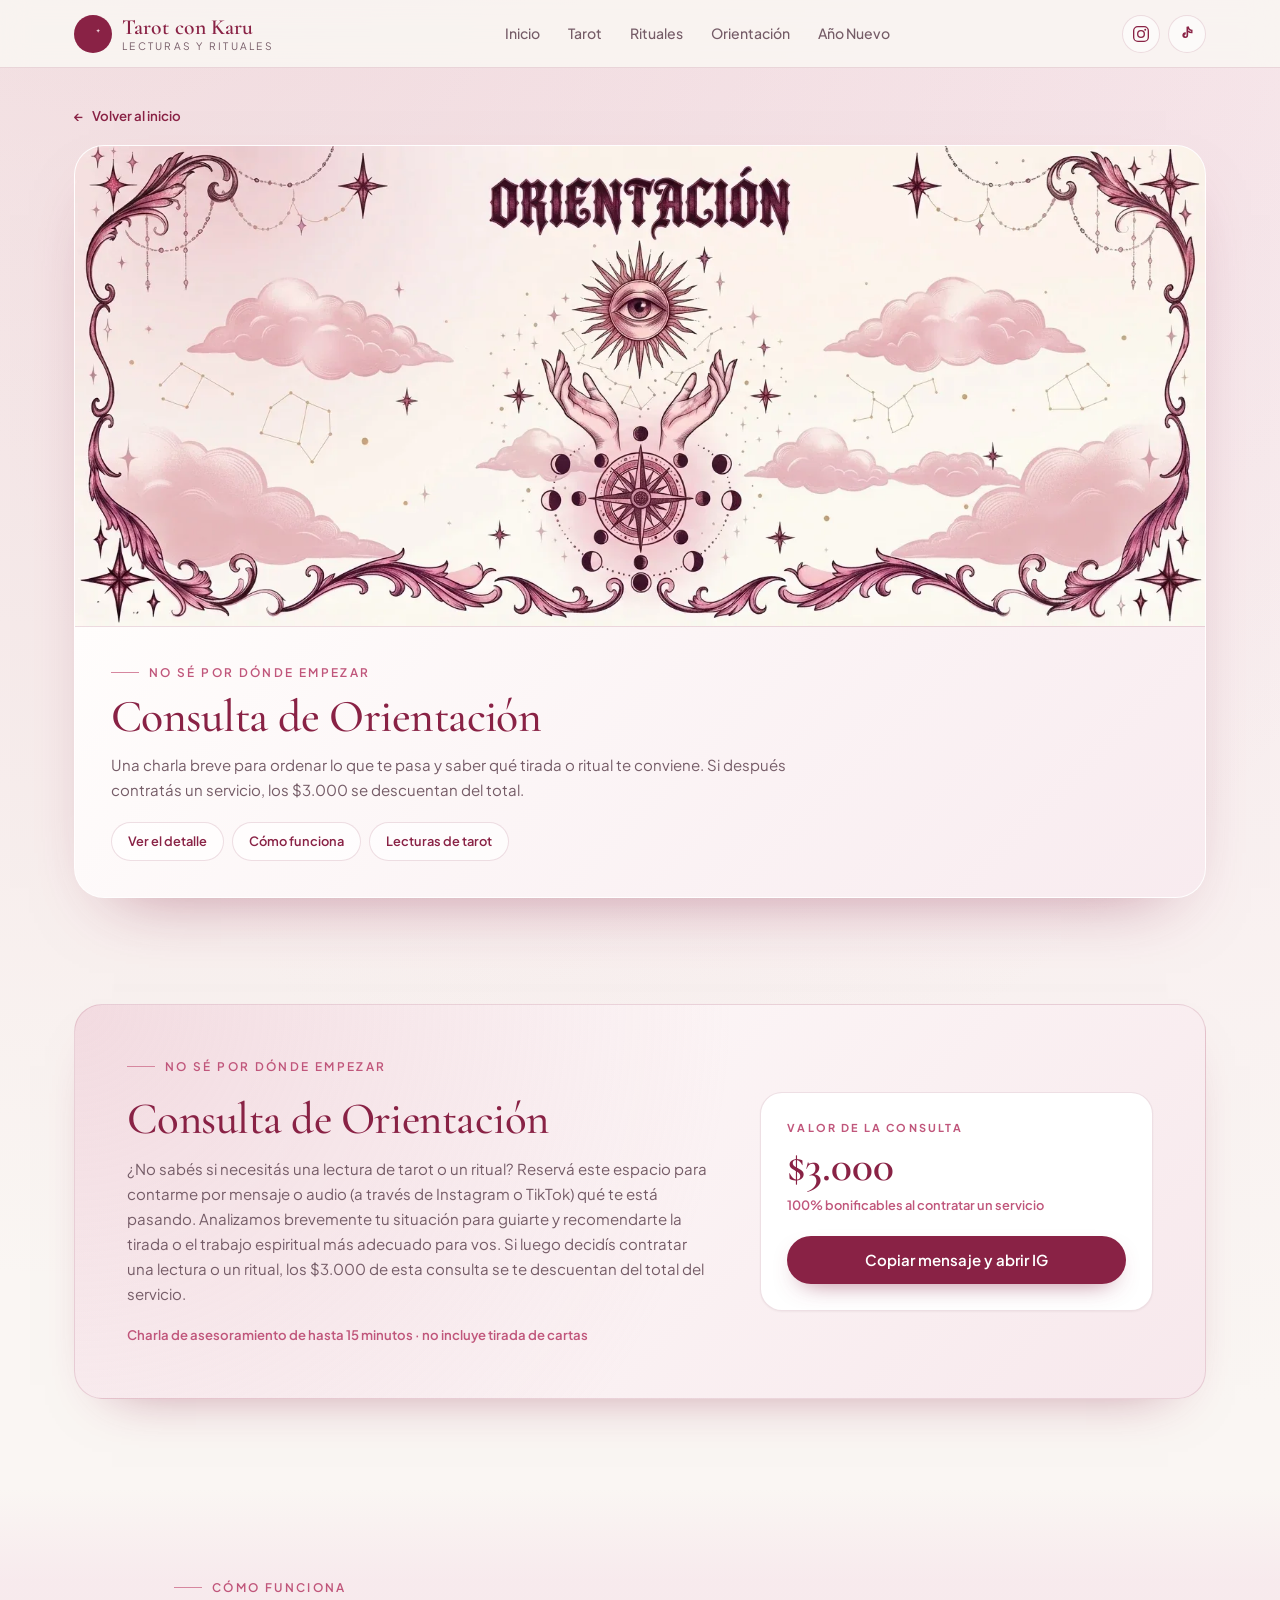
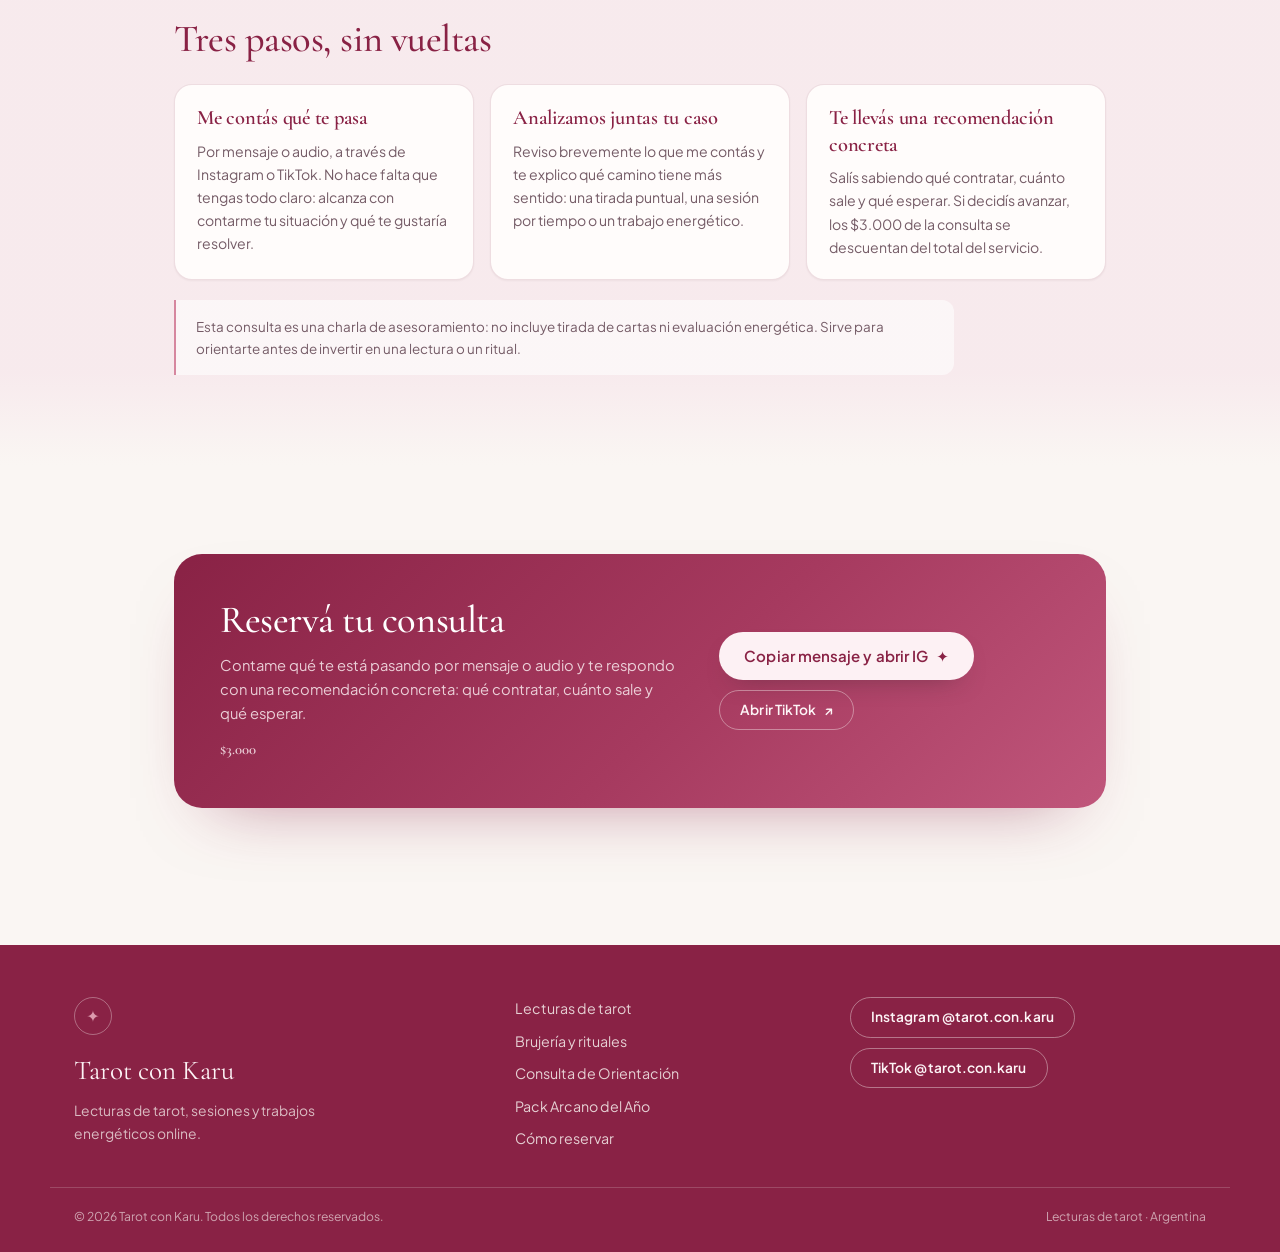
<file: public/orientacion.html>
<!DOCTYPE html>
<html lang="es">
  <head>
    <meta charset="UTF-8" />
    <meta name="viewport" content="width=device-width, initial-scale=1.0" />
    <title>Consulta de Orientación · Tarot con Karu</title>
    <meta name="description" content="Charla de asesoramiento de hasta 15 minutos para saber qué tirada o ritual te conviene. $3.000 bonificables al contratar un servicio. Reservá por Instagram." />
    <meta name="theme-color" content="#FAF6F3" />
    <link rel="canonical" href="https://tarot-con-karu.v0idbrn.workers.dev/orientacion" />

    <meta property="og:site_name" content="Tarot con Karu" />
    <meta property="og:locale" content="es_AR" />
    <meta property="og:type" content="website" />
    <meta property="og:title" content="Consulta de Orientación · Tarot con Karu" />
    <meta property="og:description" content="Charla de asesoramiento de hasta 15 minutos para saber qué tirada o ritual te conviene. $3.000 bonificables al contratar un servicio. Reservá por Instagram." />
    <meta property="og:url" content="https://tarot-con-karu.v0idbrn.workers.dev/orientacion" />
    <meta property="og:image" content="https://tarot-con-karu.v0idbrn.workers.dev/assets/arcano-banner.webp" />
    <meta property="og:image:alt" content="Tarot con Karu: lecturas, sesiones y rituales" />
    <meta name="twitter:card" content="summary_large_image" />
    <meta name="twitter:title" content="Consulta de Orientación · Tarot con Karu" />
    <meta name="twitter:description" content="Charla de asesoramiento de hasta 15 minutos para saber qué tirada o ritual te conviene. $3.000 bonificables al contratar un servicio. Reservá por Instagram." />
    <meta name="twitter:image" content="https://tarot-con-karu.v0idbrn.workers.dev/assets/arcano-banner.webp" />

    <link rel="icon" href="data:image/svg+xml,%3Csvg xmlns='http://www.w3.org/2000/svg' viewBox='0 0 32 32'%3E%3Crect width='32' height='32' rx='8' fill='%23892245'/%3E%3Cpath d='M20 8a8 8 0 1 0 0 16 7 7 0 1 1 0-16Z' fill='%23F7E8EC'/%3E%3C/svg%3E" />

    <link rel="preconnect" href="https://fonts.googleapis.com" />
    <link rel="preconnect" href="https://fonts.gstatic.com" crossorigin />
    <link
      href="https://fonts.googleapis.com/css2?family=Cormorant+Garamond:ital,wght@0,400;0,500;0,600;1,400;1,500&family=Plus+Jakarta+Sans:wght@400;500;600;700&display=swap"
      rel="stylesheet"
    />
    <link rel="stylesheet" href="styles.css" />
  </head>

  <body>
    <a class="skip-link" href="#contenido">Saltar al contenido</a>

    <header class="site-header">
      <div class="container header-inner">
        <a class="brand" href="./index.html" aria-label="Tarot con Karu, inicio">
          <span class="brand-mark" aria-hidden="true">
            <svg viewBox="0 0 24 24" fill="none">
              <path
                d="M15.5 3.6a8.4 8.4 0 1 0 0 16.8 7.2 7.2 0 1 1 0-16.8Z"
                fill="currentColor"
              />
              <path
                d="M17.6 6.2l.6 1.6 1.6.6-1.6.6-.6 1.6-.6-1.6-1.6-.6 1.6-.6.6-1.6Z"
                fill="currentColor"
              />
            </svg>
          </span>
          <span class="brand-text">
            <strong>Tarot con Karu</strong>
            <small>lecturas y rituales</small>
          </span>
        </a>

        <nav class="site-nav" aria-label="Navegación principal">
          <a href="./index.html">Inicio</a>
          <a href="./lecturas.html">Tarot</a>
          <a href="./rituales.html">Rituales</a>
          <a href="./orientacion.html" aria-current="page">Orientación</a>
          <a href="./arcano-del-ano.html">Año Nuevo</a>
        </nav>

        <div class="header-social">
          <a
            class="social-btn"
            data-ig
            href="https://www.instagram.com/tarot.con.karu/"
            target="_blank"
            rel="noopener noreferrer"
            aria-label="Instagram de Tarot con Karu"
          >
            <svg viewBox="0 0 24 24" fill="none" aria-hidden="true">
              <rect
                x="3.2"
                y="3.2"
                width="17.6"
                height="17.6"
                rx="5"
                stroke="currentColor"
                stroke-width="1.6"
              />
              <circle cx="12" cy="12" r="4" stroke="currentColor" stroke-width="1.6" />
              <circle cx="17.1" cy="6.9" r="1.15" fill="currentColor" />
            </svg>
          </a>
          <a
            class="social-btn"
            data-tiktok
            href="https://www.tiktok.com/@tarot.con.karu"
            target="_blank"
            rel="noopener noreferrer"
            aria-label="TikTok de Tarot con Karu"
          >
            <svg viewBox="0 0 24 24" fill="none" aria-hidden="true">
              <path
                d="M13.4 3.4v9.9a3.5 3.5 0 1 1-2.9-3.45v2.7a1.2 1.2 0 1 0 .9 1.16V3.4h2Z"
                fill="currentColor"
              />
              <path
                d="M13.4 3.4c.35 2.35 2 4.05 4.4 4.3v2.55c-1.65.04-3.1-.45-4.4-1.4"
                stroke="currentColor"
                stroke-width="1.6"
                stroke-linecap="round"
              />
            </svg>
          </a>
        </div>
      </div>
    </header>

    <main id="contenido">
      <section class="page-hero">
        <div class="container">
          <a class="back-link" href="./index.html">
            <span aria-hidden="true">←</span> Volver al inicio
          </a>

          <div class="page-hero-card">
            <figure class="page-hero-media">
              <img
                src="./assets/banner-orientacion.webp"
                alt="Orientación: un ojo solar y manos que sostienen una brújula lunar entre nubes rosadas"
                width="1584"
                height="672"
                fetchpriority="high"
              />
            </figure>

            <div class="page-hero-body">
              <p class="eyebrow">
                <span class="eyebrow-line" aria-hidden="true"></span>No sé por dónde empezar
              </p>
              <h1 class="page-title" id="page-title">Consulta de Orientación</h1>
              <p class="page-lead" id="page-lead">Una charla breve para ordenar lo que te pasa y saber qué tirada o ritual te conviene. Si después contratás un servicio, los $3.000 se descuentan del total.</p>

              <div class="page-chips">
                <a href="#consulta">Ver el detalle</a>
                <a href="#como-funciona">Cómo funciona</a>
                <a href="./lecturas.html">Lecturas de tarot</a>
              </div>
            </div>
          </div>
        </div>
      </section>

      <section class="section" id="consulta">
        <div class="container">
          <div class="orientation" id="orientation-card"></div>
        </div>
      </section>

      <section class="section arcano-section arcano-section--blush" id="como-funciona">
        <div class="container arcano-inner">
          <header class="arcano-section-head">
            <p class="eyebrow">
              <span class="eyebrow-line" aria-hidden="true"></span>Cómo funciona
            </p>
            <h2 class="arcano-h2">Tres pasos, sin vueltas</h2>
          </header>

          <div class="newyear-features" id="orientacion-pasos"></div>
          <p class="orientacion-aclaracion" id="orientacion-aclaracion"></p>
        </div>
      </section>

      <section class="section arcano-section">
        <div class="container arcano-inner">
          <div class="arcano-cta">
            <div>
              <h2>Reservá tu consulta</h2>
              <p>
                Contame qué te está pasando por mensaje o audio y te respondo con
                una recomendación concreta: qué contratar, cuánto sale y qué
                esperar.
              </p>
              <p class="arcano-cta-price" id="orientacion-cta-precio">$3.000</p>
            </div>
            <div class="arcano-cta-actions">
              <button class="btn btn-light" type="button" data-copy="orientacion">
                Copiar mensaje y abrir IG <span aria-hidden="true">✦</span>
              </button>
              <a
                class="btn btn-outline-light"
                data-tiktok
                href="https://www.tiktok.com/@tarot.con.karu"
                target="_blank"
                rel="noopener noreferrer"
              >
                Abrir TikTok <span aria-hidden="true">↗</span>
              </a>
            </div>
          </div>
        </div>
      </section>
    </main>

    <footer class="site-footer">
      <div class="container footer-inner">
        <div class="footer-brand">
          <span class="footer-mark" aria-hidden="true">✦</span>
          <p class="footer-title">Tarot con Karu</p>
          <p class="footer-text">
            Lecturas de tarot, sesiones y trabajos energéticos online.
          </p>
        </div>

        <nav class="footer-nav" aria-label="Enlaces del sitio">
          <a href="./lecturas.html">Lecturas de tarot</a>
          <a href="./rituales.html">Brujería y rituales</a>
          <a href="./orientacion.html">Consulta de Orientación</a>
          <a href="./arcano-del-ano.html">Pack Arcano del Año</a>
          <a href="./index.html#como-reservar">Cómo reservar</a>
        </nav>

        <div class="footer-social">
          <a
            class="btn btn-outline-light"
            data-ig
            href="https://www.instagram.com/tarot.con.karu/"
            target="_blank"
            rel="noopener noreferrer"
          >
            Instagram @tarot.con.karu
          </a>
          <a
            class="btn btn-outline-light"
            data-tiktok
            href="https://www.tiktok.com/@tarot.con.karu"
            target="_blank"
            rel="noopener noreferrer"
          >
            TikTok @tarot.con.karu
          </a>
        </div>
      </div>

      <div class="container footer-bottom">
        <p>© <span id="year">2026</span> Tarot con Karu. Todos los derechos reservados.</p>
        <p>Lecturas de tarot · Argentina</p>
      </div>
    </footer>

    <div class="toast" id="toast" role="status" aria-live="polite"></div>

    <script type="module" src="orientacion.js"></script>
  </body>
</html>
</file>
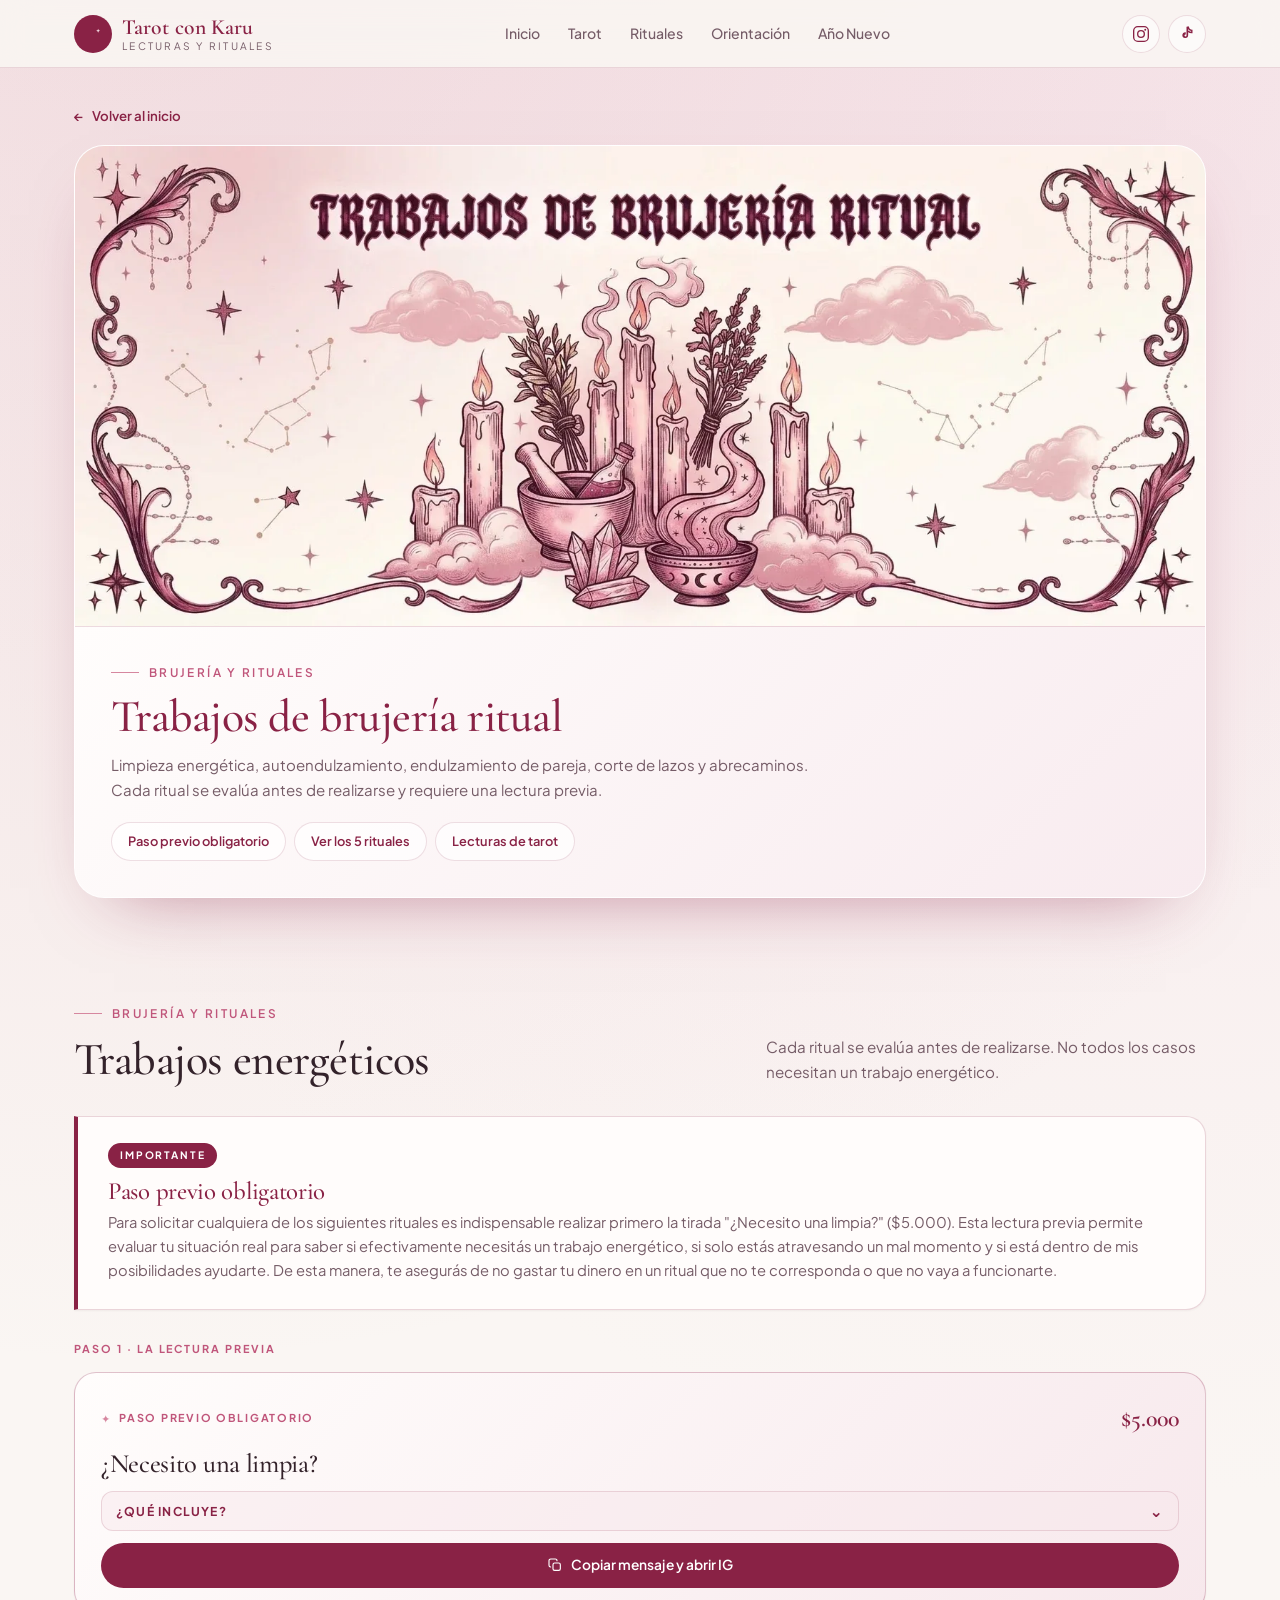
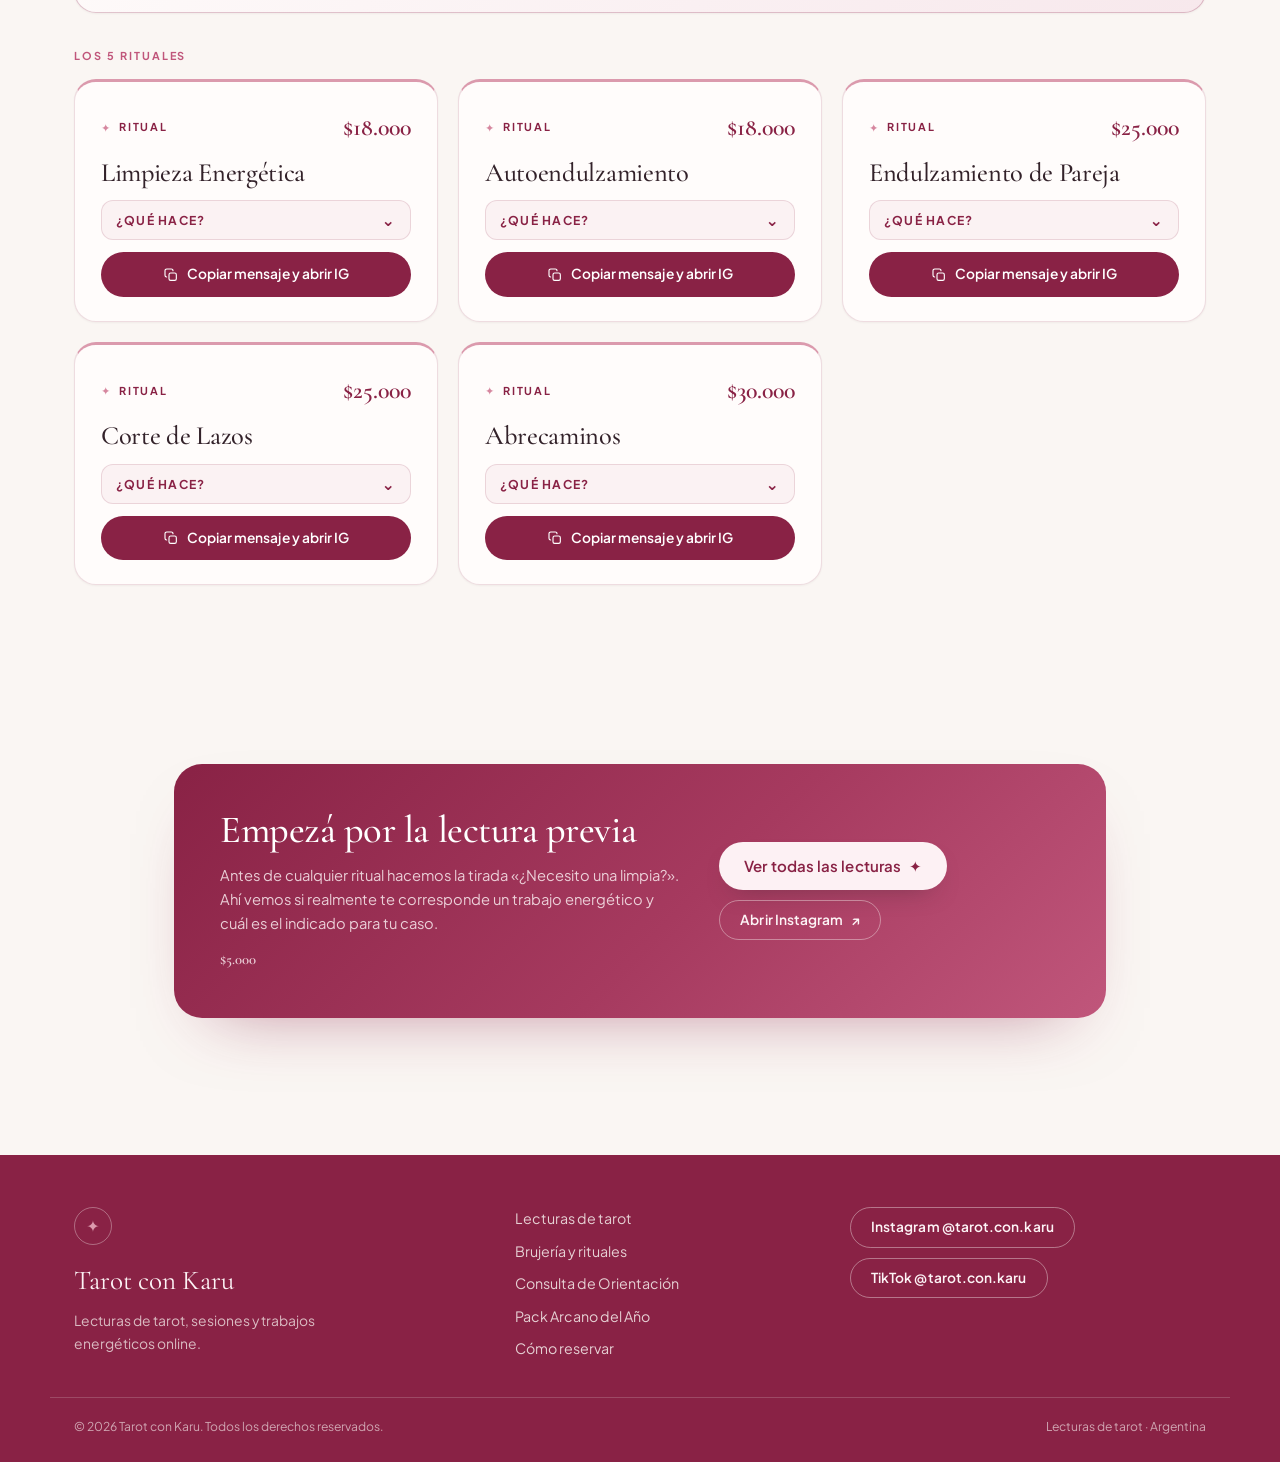
<file: public/rituales.html>
<!DOCTYPE html>
<html lang="es">
  <head>
    <meta charset="UTF-8" />
    <meta name="viewport" content="width=device-width, initial-scale=1.0" />
    <title>Trabajos de brujería ritual · Tarot con Karu</title>
    <meta name="description" content="Limpieza energética, autoendulzamiento, endulzamiento de pareja, corte de lazos y abrecaminos. Evaluación previa obligatoria con la tirada ¿Necesito una limpia?" />
    <meta name="theme-color" content="#FAF6F3" />
    <link rel="canonical" href="https://tarot-con-karu.v0idbrn.workers.dev/rituales" />

    <meta property="og:site_name" content="Tarot con Karu" />
    <meta property="og:locale" content="es_AR" />
    <meta property="og:type" content="website" />
    <meta property="og:title" content="Trabajos de brujería ritual · Tarot con Karu" />
    <meta property="og:description" content="Limpieza energética, autoendulzamiento, endulzamiento de pareja, corte de lazos y abrecaminos. Evaluación previa obligatoria con la tirada ¿Necesito una limpia?" />
    <meta property="og:url" content="https://tarot-con-karu.v0idbrn.workers.dev/rituales" />
    <meta property="og:image" content="https://tarot-con-karu.v0idbrn.workers.dev/assets/arcano-banner.webp" />
    <meta property="og:image:alt" content="Tarot con Karu: lecturas, sesiones y rituales" />
    <meta name="twitter:card" content="summary_large_image" />
    <meta name="twitter:title" content="Trabajos de brujería ritual · Tarot con Karu" />
    <meta name="twitter:description" content="Limpieza energética, autoendulzamiento, endulzamiento de pareja, corte de lazos y abrecaminos. Evaluación previa obligatoria con la tirada ¿Necesito una limpia?" />
    <meta name="twitter:image" content="https://tarot-con-karu.v0idbrn.workers.dev/assets/arcano-banner.webp" />

    <link rel="icon" href="data:image/svg+xml,%3Csvg xmlns='http://www.w3.org/2000/svg' viewBox='0 0 32 32'%3E%3Crect width='32' height='32' rx='8' fill='%23892245'/%3E%3Cpath d='M20 8a8 8 0 1 0 0 16 7 7 0 1 1 0-16Z' fill='%23F7E8EC'/%3E%3C/svg%3E" />

    <link rel="preconnect" href="https://fonts.googleapis.com" />
    <link rel="preconnect" href="https://fonts.gstatic.com" crossorigin />
    <link
      href="https://fonts.googleapis.com/css2?family=Cormorant+Garamond:ital,wght@0,400;0,500;0,600;1,400;1,500&family=Plus+Jakarta+Sans:wght@400;500;600;700&display=swap"
      rel="stylesheet"
    />
    <link rel="stylesheet" href="styles.css" />
  </head>

  <body>
    <a class="skip-link" href="#contenido">Saltar al contenido</a>

    <header class="site-header">
      <div class="container header-inner">
        <a class="brand" href="./index.html" aria-label="Tarot con Karu, inicio">
          <span class="brand-mark" aria-hidden="true">
            <svg viewBox="0 0 24 24" fill="none">
              <path
                d="M15.5 3.6a8.4 8.4 0 1 0 0 16.8 7.2 7.2 0 1 1 0-16.8Z"
                fill="currentColor"
              />
              <path
                d="M17.6 6.2l.6 1.6 1.6.6-1.6.6-.6 1.6-.6-1.6-1.6-.6 1.6-.6.6-1.6Z"
                fill="currentColor"
              />
            </svg>
          </span>
          <span class="brand-text">
            <strong>Tarot con Karu</strong>
            <small>lecturas y rituales</small>
          </span>
        </a>

        <nav class="site-nav" aria-label="Navegación principal">
          <a href="./index.html">Inicio</a>
          <a href="./lecturas.html">Tarot</a>
          <a href="./rituales.html" aria-current="page">Rituales</a>
          <a href="./orientacion.html">Orientación</a>
          <a href="./arcano-del-ano.html">Año Nuevo</a>
        </nav>

        <div class="header-social">
          <a
            class="social-btn"
            data-ig
            href="https://www.instagram.com/tarot.con.karu/"
            target="_blank"
            rel="noopener noreferrer"
            aria-label="Instagram de Tarot con Karu"
          >
            <svg viewBox="0 0 24 24" fill="none" aria-hidden="true">
              <rect
                x="3.2"
                y="3.2"
                width="17.6"
                height="17.6"
                rx="5"
                stroke="currentColor"
                stroke-width="1.6"
              />
              <circle cx="12" cy="12" r="4" stroke="currentColor" stroke-width="1.6" />
              <circle cx="17.1" cy="6.9" r="1.15" fill="currentColor" />
            </svg>
          </a>
          <a
            class="social-btn"
            data-tiktok
            href="https://www.tiktok.com/@tarot.con.karu"
            target="_blank"
            rel="noopener noreferrer"
            aria-label="TikTok de Tarot con Karu"
          >
            <svg viewBox="0 0 24 24" fill="none" aria-hidden="true">
              <path
                d="M13.4 3.4v9.9a3.5 3.5 0 1 1-2.9-3.45v2.7a1.2 1.2 0 1 0 .9 1.16V3.4h2Z"
                fill="currentColor"
              />
              <path
                d="M13.4 3.4c.35 2.35 2 4.05 4.4 4.3v2.55c-1.65.04-3.1-.45-4.4-1.4"
                stroke="currentColor"
                stroke-width="1.6"
                stroke-linecap="round"
              />
            </svg>
          </a>
        </div>
      </div>
    </header>

    <main id="contenido">
      <section class="page-hero">
        <div class="container">
          <a class="back-link" href="./index.html">
            <span aria-hidden="true">←</span> Volver al inicio
          </a>

          <div class="page-hero-card">
            <figure class="page-hero-media">
              <img
                src="./assets/banner-rituales.webp"
                alt="Trabajos de brujería ritual: velas, hierbas y cristales sobre nubes rosadas"
                width="1584"
                height="672"
                fetchpriority="high"
              />
            </figure>

            <div class="page-hero-body">
              <p class="eyebrow">
                <span class="eyebrow-line" aria-hidden="true"></span>Brujería y rituales
              </p>
              <h1 class="page-title" id="page-title">Trabajos de brujería ritual</h1>
              <p class="page-lead" id="page-lead">Limpieza energética, autoendulzamiento, endulzamiento de pareja, corte de lazos y abrecaminos. Cada ritual se evalúa antes de realizarse y requiere una lectura previa.</p>

              <div class="page-chips">
                <a href="#paso-previo">Paso previo obligatorio</a>
                <a href="#rituales-lista">Ver los 5 rituales</a>
                <a href="./lecturas.html">Lecturas de tarot</a>
              </div>
            </div>
          </div>
        </div>
      </section>

      <section class="section" id="rituales-lista">
        <div class="container">
          <header class="section-head">
            <div>
              <p class="eyebrow">
                <span class="eyebrow-line" aria-hidden="true"></span>Brujería y rituales
              </p>
              <h2>Trabajos energéticos</h2>
            </div>
            <p class="section-desc">
              Cada ritual se evalúa antes de realizarse. No todos los casos
              necesitan un trabajo energético.
            </p>
          </header>

          <aside class="warning" id="paso-previo" aria-labelledby="ritual-warning-title">
            <span class="warning-badge">Importante</span>
            <h3 id="ritual-warning-title">Paso previo obligatorio</h3>
            <p id="ritual-warning-text"></p>
          </aside>

          <p class="list-label">Paso 1 · La lectura previa</p>
          <div class="prerequisite-wrap" id="prerequisite-card"></div>

          <p class="list-label">Los 5 rituales</p>
          <div class="tiradas-grid" id="rituales-grid"></div>
        </div>
      </section>

      <section class="section arcano-section">
        <div class="container arcano-inner">
          <div class="arcano-cta">
            <div>
              <h2>Empezá por la lectura previa</h2>
              <p>
                Antes de cualquier ritual hacemos la tirada «¿Necesito una
                limpia?». Ahí vemos si realmente te corresponde un trabajo
                energético y cuál es el indicado para tu caso.
              </p>
              <p class="arcano-cta-price" id="rituales-cta-precio">$5.000</p>
            </div>
            <div class="arcano-cta-actions">
              <a class="btn btn-light" href="./lecturas.html">
                Ver todas las lecturas <span aria-hidden="true">✦</span>
              </a>
              <a
                class="btn btn-outline-light"
                data-ig
                href="https://www.instagram.com/tarot.con.karu/"
                target="_blank"
                rel="noopener noreferrer"
              >
                Abrir Instagram <span aria-hidden="true">↗</span>
              </a>
            </div>
          </div>
        </div>
      </section>
    </main>

    <footer class="site-footer">
      <div class="container footer-inner">
        <div class="footer-brand">
          <span class="footer-mark" aria-hidden="true">✦</span>
          <p class="footer-title">Tarot con Karu</p>
          <p class="footer-text">
            Lecturas de tarot, sesiones y trabajos energéticos online.
          </p>
        </div>

        <nav class="footer-nav" aria-label="Enlaces del sitio">
          <a href="./lecturas.html">Lecturas de tarot</a>
          <a href="./rituales.html">Brujería y rituales</a>
          <a href="./orientacion.html">Consulta de Orientación</a>
          <a href="./arcano-del-ano.html">Pack Arcano del Año</a>
          <a href="./index.html#como-reservar">Cómo reservar</a>
        </nav>

        <div class="footer-social">
          <a
            class="btn btn-outline-light"
            data-ig
            href="https://www.instagram.com/tarot.con.karu/"
            target="_blank"
            rel="noopener noreferrer"
          >
            Instagram @tarot.con.karu
          </a>
          <a
            class="btn btn-outline-light"
            data-tiktok
            href="https://www.tiktok.com/@tarot.con.karu"
            target="_blank"
            rel="noopener noreferrer"
          >
            TikTok @tarot.con.karu
          </a>
        </div>
      </div>

      <div class="container footer-bottom">
        <p>© <span id="year">2026</span> Tarot con Karu. Todos los derechos reservados.</p>
        <p>Lecturas de tarot · Argentina</p>
      </div>
    </footer>

    <div class="toast" id="toast" role="status" aria-live="polite"></div>

    <script type="module" src="rituales.js"></script>
  </body>
</html>
</file>
<file: public/styles.css>
/* ============================================================
   Tarot con Karu — estilos
   Paleta: crema #FAF6F3 · rosa #F7E8EC · Crimson Velvet #892245
   Rosy Dusk #C0567B · Blush Nectar #D6879F · Petal Cloud #DB9AAD
   ============================================================ */

:root {
  --cream: #faf6f3;
  --blush-bg: #f7e8ec;
  --crimson: #892245;
  --crimson-dark: #6f1a38;
  --rosy: #c0567b;
  --blush: #d6879f;
  --petal: #db9aad;
  --ink: #33222a;
  --muted: #755c67;
  --line: rgba(137, 34, 69, 0.14);
  --card: #fffcfb;
  --shadow-sm: 0 1px 2px rgba(51, 34, 42, 0.05);
  --shadow-md: 0 24px 55px -38px rgba(137, 34, 69, 0.6);
  --shadow-lg: 0 30px 70px -40px rgba(137, 34, 69, 0.55);
  --serif: "Cormorant Garamond", "Iowan Old Style", Georgia, "Times New Roman", serif;
  --sans: "Plus Jakarta Sans", system-ui, -apple-system, "Segoe UI", Roboto, sans-serif;
  --max: 1180px;
}

*,
*::before,
*::after {
  box-sizing: border-box;
}

html {
  scroll-behavior: smooth;
  -webkit-text-size-adjust: 100%;
}

body {
  margin: 0;
  background-color: var(--cream);
  background-image:
    radial-gradient(circle at 10% -8%, rgba(219, 154, 173, 0.3), transparent 46%),
    radial-gradient(circle at 94% 6%, rgba(247, 232, 236, 0.95), transparent 42%);
  background-repeat: no-repeat;
  color: var(--ink);
  font-family: var(--sans);
  font-size: 1rem;
  line-height: 1.65;
  -webkit-font-smoothing: antialiased;
}

h1,
h2,
h3 {
  margin: 0;
  font-family: var(--serif);
  font-weight: 500;
  line-height: 1.05;
  letter-spacing: -0.012em;
  color: var(--ink);
}

p,
figure {
  margin: 0;
}

a {
  color: inherit;
  text-decoration: none;
}

ul,
ol {
  margin: 0;
  padding: 0;
  list-style: none;
}

button {
  font: inherit;
  color: inherit;
}

svg {
  display: block;
  max-width: 100%;
}

:focus-visible {
  outline: 2px solid var(--rosy);
  outline-offset: 3px;
  border-radius: 8px;
}

.container {
  width: 100%;
  max-width: var(--max);
  margin-inline: auto;
  padding-inline: 24px;
}

.skip-link {
  position: absolute;
  left: 16px;
  top: -60px;
  z-index: 200;
  padding: 10px 18px;
  border-radius: 999px;
  background: var(--crimson);
  color: #fff;
  font-size: 0.9rem;
  transition: top 0.2s ease;
}

.skip-link:focus {
  top: 16px;
}

/* ---------------- Botones ---------------- */

.btn {
  display: inline-flex;
  align-items: center;
  justify-content: center;
  gap: 0.5rem;
  padding: 14px 24px;
  border: 1px solid transparent;
  border-radius: 999px;
  font-family: var(--sans);
  font-size: 0.94rem;
  font-weight: 600;
  line-height: 1.2;
  letter-spacing: 0.005em;
  cursor: pointer;
  text-align: center;
  transition:
    background-color 0.2s ease,
    border-color 0.2s ease,
    color 0.2s ease,
    transform 0.2s ease,
    box-shadow 0.2s ease;
}

.btn-primary {
  background: var(--crimson);
  color: #fff;
  box-shadow: 0 10px 26px -14px rgba(137, 34, 69, 0.8);
}

.btn-primary:hover {
  background: var(--crimson-dark);
  transform: translateY(-2px);
  box-shadow: 0 16px 30px -16px rgba(137, 34, 69, 0.85);
}

.btn-ghost {
  background: transparent;
  border-color: rgba(137, 34, 69, 0.28);
  color: var(--crimson);
}

.btn-ghost:hover {
  background: rgba(192, 86, 123, 0.08);
  border-color: var(--rosy);
  transform: translateY(-2px);
}

.btn-outline-light {
  border-color: rgba(250, 246, 243, 0.4);
  color: #fdf4f6;
  padding: 11px 20px;
  font-size: 0.86rem;
}

.btn-outline-light:hover {
  background: rgba(250, 246, 243, 0.12);
  border-color: rgba(250, 246, 243, 0.7);
}

/* ---------------- Header ---------------- */

.site-header {
  position: sticky;
  top: 0;
  z-index: 60;
  background: rgba(250, 246, 243, 0.86);
  border-bottom: 1px solid var(--line);
  backdrop-filter: blur(14px);
  -webkit-backdrop-filter: blur(14px);
}

.header-inner {
  display: flex;
  flex-wrap: wrap;
  align-items: center;
  justify-content: space-between;
  gap: 12px 20px;
  padding-block: 14px;
}

.brand {
  display: flex;
  align-items: center;
  gap: 10px;
}

.brand-mark {
  display: grid;
  place-items: center;
  width: 38px;
  height: 38px;
  border-radius: 50%;
  background: var(--crimson);
  color: #f9e9ee;
  flex-shrink: 0;
}

.brand-mark svg {
  width: 22px;
  height: 22px;
}

.brand-text {
  display: flex;
  flex-direction: column;
  line-height: 1.15;
}

.brand-text strong {
  font-family: var(--serif);
  font-size: 1.35rem;
  font-weight: 600;
  letter-spacing: 0.005em;
  color: var(--crimson);
}

.brand-text small {
  font-size: 0.64rem;
  letter-spacing: 0.22em;
  text-transform: uppercase;
  color: var(--muted);
}

.site-nav {
  display: flex;
  flex-wrap: wrap;
  align-items: center;
  gap: 2px;
}

.site-nav a {
  padding: 8px 13px;
  border-radius: 999px;
  font-size: 0.88rem;
  font-weight: 500;
  color: var(--muted);
  transition:
    color 0.2s ease,
    background-color 0.2s ease;
}

.site-nav a:hover {
  color: var(--crimson);
  background: var(--blush-bg);
}

.header-social {
  display: flex;
  gap: 8px;
}

.social-btn {
  display: grid;
  place-items: center;
  width: 38px;
  height: 38px;
  border: 1px solid var(--line);
  border-radius: 50%;
  color: var(--crimson);
  background: rgba(255, 255, 255, 0.55);
  transition:
    background-color 0.2s ease,
    border-color 0.2s ease,
    transform 0.2s ease;
}

.social-btn svg {
  width: 20px;
  height: 20px;
}

.social-btn:hover {
  background: var(--crimson);
  border-color: var(--crimson);
  color: #fff;
  transform: translateY(-2px);
}

/* ---------------- Hero ---------------- */

.hero {
  position: relative;
  overflow: hidden;
  padding-block: clamp(40px, 6vw, 76px) clamp(48px, 7vw, 88px);
}

.hero::before {
  content: "";
  position: absolute;
  inset: 0;
  background: radial-gradient(
    60% 60% at 78% 42%,
    rgba(247, 232, 236, 0.9),
    transparent 70%
  );
  pointer-events: none;
}

.hero-inner {
  position: relative;
  display: grid;
  grid-template-columns: minmax(0, 1.05fr) minmax(0, 0.95fr);
  align-items: center;
  gap: clamp(24px, 5vw, 56px);
}

.eyebrow {
  display: flex;
  align-items: center;
  gap: 10px;
  margin-bottom: 20px;
  font-size: 0.74rem;
  font-weight: 600;
  letter-spacing: 0.2em;
  text-transform: uppercase;
  color: var(--rosy);
}

.eyebrow-line {
  display: inline-block;
  width: 28px;
  height: 1px;
  background: var(--blush);
}

.hero h1 {
  max-width: 15ch;
  font-size: clamp(2.55rem, 5.6vw, 4.35rem);
  line-height: 0.98;
  color: var(--ink);
}

.hero h1 em {
  font-style: italic;
  color: var(--crimson);
}

.lead {
  max-width: 46ch;
  margin-top: 22px;
  font-size: clamp(1rem, 1.4vw, 1.075rem);
  color: var(--muted);
}

.hero-actions {
  display: flex;
  flex-wrap: wrap;
  gap: 12px;
  margin-top: 30px;
}

.hero-chips {
  display: flex;
  flex-wrap: wrap;
  gap: 10px;
  margin-top: 32px;
}

.hero-chips li {
  padding: 7px 15px;
  border: 1px solid var(--line);
  border-radius: 999px;
  background: rgba(255, 255, 255, 0.6);
  font-size: 0.8rem;
  color: var(--muted);
}

.hero-chips strong {
  color: var(--crimson);
  font-weight: 700;
}

.hero-social {
  margin-top: 18px;
  font-size: 0.84rem;
  color: var(--muted);
}

.hero-social a {
  color: var(--crimson);
  font-weight: 600;
  text-decoration: underline;
  text-decoration-color: rgba(137, 34, 69, 0.3);
  text-underline-offset: 3px;
}

.hero-social a:hover {
  text-decoration-color: var(--crimson);
}

.hero-art-wrap {
  position: relative;
  padding-inline: clamp(0px, 2vw, 20px);
}

.hero-art {
  width: 100%;
  height: auto;
}

/* ---------------- Secciones ---------------- */

.section {
  padding-block: clamp(52px, 7vw, 92px);
}

.section-newyear {
  padding-top: 0;
}

.section-rituales {
  background: linear-gradient(
    180deg,
    rgba(247, 232, 236, 0) 0%,
    rgba(247, 232, 236, 0.75) 18%,
    rgba(247, 232, 236, 0.75) 82%,
    rgba(247, 232, 236, 0) 100%
  );
}

.section-head {
  display: flex;
  flex-wrap: wrap;
  align-items: flex-end;
  justify-content: space-between;
  gap: 18px 40px;
  margin-bottom: 32px;
}

.section-head .eyebrow {
  margin-bottom: 12px;
}

.section-head h2 {
  font-size: clamp(2rem, 3.6vw, 2.9rem);
}

.section-desc {
  max-width: 40ch;
  font-size: 0.95rem;
  color: var(--muted);
}

.section-head--center {
  flex-direction: column;
  align-items: center;
  text-align: center;
}

.section-head--center .section-desc {
  max-width: 52ch;
}

.section-head--center .eyebrow {
  justify-content: center;
}

/* ---------------- Banner Año Nuevo (landing) ---------------- */

.arcano-banner {
  display: block;
  overflow: hidden;
  border: 1px solid rgba(255, 255, 255, 0.75);
  border-radius: 28px;
  background: var(--card);
  box-shadow: var(--shadow-lg);
  transition:
    transform 0.28s ease,
    box-shadow 0.28s ease,
    border-color 0.28s ease;
}

.arcano-banner:hover {
  transform: translateY(-3px);
  border-color: rgba(192, 86, 123, 0.45);
  box-shadow: 0 34px 74px -40px rgba(137, 34, 69, 0.65);
}

.arcano-banner-media {
  background: linear-gradient(135deg, #fdf6f8 0%, #f6e4ea 100%);
}

.arcano-banner-media img {
  display: block;
  width: 100%;
  height: auto;
}

.arcano-banner-body {
  display: grid;
  grid-template-columns: minmax(0, 1fr) minmax(270px, 340px);
  align-items: center;
  gap: clamp(16px, 2.6vw, 36px);
  padding: clamp(18px, 2.4vw, 28px) clamp(20px, 3vw, 38px);
  border-top: 1px solid var(--line);
  background: linear-gradient(135deg, #fffdfc 0%, #f8ebef 100%);
}

.arcano-banner-copy {
  min-width: 0;
}

.arcano-banner-title {
  margin-top: 12px;
  font-size: clamp(1.35rem, 0.9rem + 1.1vw, 1.8rem);
  line-height: 1.15;
  color: var(--crimson);
}

.arcano-banner-desc {
  max-width: 68ch;
  margin-top: 8px;
  font-size: 0.88rem;
  line-height: 1.55;
  color: var(--muted);
}

.arcano-banner-side {
  display: flex;
  flex-direction: column;
  gap: 12px;
}

.arcano-banner-meta {
  display: flex;
  align-items: baseline;
  gap: 12px;
}

.arcano-banner-price-label {
  font-size: 0.63rem;
  font-weight: 700;
  letter-spacing: 0.2em;
  text-transform: uppercase;
  color: var(--rosy);
}

.arcano-banner-price {
  font-family: var(--serif);
  font-size: clamp(1.6rem, 2.2vw, 1.95rem);
  font-weight: 600;
  line-height: 1;
  color: var(--crimson);
}

.arcano-banner-cta {
  display: flex;
  align-items: center;
  justify-content: center;
  gap: 10px;
  padding: 12px 26px;
  background: var(--crimson);
  color: #fdf1f4;
  clip-path: polygon(
    0 50%,
    13px 0,
    calc(100% - 13px) 0,
    100% 50%,
    calc(100% - 13px) 100%,
    13px 100%
  );
  font-size: 0.79rem;
  font-weight: 600;
  line-height: 1.35;
  text-align: center;
  transition: background-color 0.2s ease;
}

.arcano-banner:hover .arcano-banner-cta {
  background: var(--crimson-dark);
}

.badge {
  display: inline-block;
  margin-bottom: 18px;
  padding: 6px 16px;
  border-radius: 999px;
  background: var(--crimson);
  color: #fdf1f4;
  font-size: 0.7rem;
  font-weight: 700;
  letter-spacing: 0.18em;
  text-transform: uppercase;
}

.badge--ribbon {
  margin-bottom: 0;
  padding: 8px 30px;
  border-radius: 0;
  clip-path: polygon(
    0 50%,
    12px 0,
    calc(100% - 12px) 0,
    100% 50%,
    calc(100% - 12px) 100%,
    12px 100%
  );
}

/* ---------------- Página del Pack Arcano ---------------- */

.back-link {
  display: inline-flex;
  align-items: center;
  gap: 8px;
  margin-bottom: 18px;
  font-size: 0.83rem;
  font-weight: 600;
  color: var(--crimson);
}

.back-link:hover {
  text-decoration: underline;
  text-underline-offset: 3px;
}

.arcano-hero {
  padding-block: clamp(18px, 3vw, 34px) clamp(20px, 3vw, 30px);
}

.arcano-hero-card {
  overflow: hidden;
  border: 1px solid rgba(255, 255, 255, 0.75);
  border-radius: 30px;
  background: var(--card);
  box-shadow: var(--shadow-lg);
}

.arcano-hero-media {
  background: linear-gradient(135deg, #fdf6f8 0%, #f6e4ea 100%);
}

.arcano-hero-media img {
  display: block;
  width: 100%;
  height: auto;
}

.arcano-hero-body {
  display: grid;
  grid-template-columns: minmax(0, 1.15fr) minmax(0, 0.85fr);
  align-items: center;
  gap: clamp(18px, 3vw, 36px);
  padding: clamp(22px, 3.2vw, 40px);
  border-top: 1px solid var(--line);
  background: linear-gradient(135deg, #fffdfc 0%, #f9eef1 58%, #f4e3e9 100%);
}

.arcano-title {
  max-width: 30ch;
  font-size: clamp(1.55rem, 0.95rem + 1.9vw, 2.3rem);
  line-height: 1.12;
  color: var(--crimson);
}

.arcano-lead {
  max-width: 62ch;
  margin-top: 12px;
  font-size: 0.93rem;
  line-height: 1.6;
  color: #5a3b46;
}

.arcano-hero-side {
  display: flex;
  flex-direction: column;
  gap: 12px;
}

.arcano-hero-actions {
  display: flex;
  flex-direction: column;
  gap: 10px;
}

.arcano-hero-actions .btn {
  width: 100%;
  font-size: 0.86rem;
}

.arcano-hero-note {
  font-size: 0.74rem;
  line-height: 1.55;
  color: var(--muted);
}

.arcano-hero-note strong {
  color: var(--crimson);
}

.arcano-meta {
  display: grid;
  grid-template-columns: minmax(0, 1fr) minmax(0, 1fr);
  gap: clamp(18px, 3vw, 36px);
  margin-top: 18px;
  padding: clamp(20px, 2.6vw, 30px) clamp(22px, 3vw, 34px);
  border: 1px solid var(--line);
  border-radius: 22px;
  background: var(--card);
  box-shadow: var(--shadow-sm);
}

.arcano-meta-block + .arcano-meta-block {
  padding-left: clamp(18px, 3vw, 36px);
  border-left: 1px solid var(--line);
}

.arcano-inner {
  max-width: 980px;
}

.arcano-section--blush {
  background: linear-gradient(
    180deg,
    rgba(247, 232, 236, 0) 0%,
    rgba(247, 232, 236, 0.85) 16%,
    rgba(247, 232, 236, 0.85) 84%,
    rgba(247, 232, 236, 0) 100%
  );
}

.arcano-h2 {
  font-size: clamp(1.75rem, 3vw, 2.5rem);
  line-height: 1.1;
  color: var(--crimson);
}

.arcano-section-head {
  margin-bottom: 24px;
}

.arcano-cta {
  display: grid;
  grid-template-columns: minmax(0, 1.15fr) minmax(0, 0.85fr);
  align-items: center;
  gap: clamp(20px, 3vw, 40px);
  padding: clamp(24px, 3.6vw, 46px);
  border-radius: 28px;
  background: linear-gradient(135deg, #892245 0%, #a63a5f 55%, #c0567b 100%);
  box-shadow: var(--shadow-lg);
}

.arcano-cta h2 {
  color: #fff;
  font-size: clamp(1.7rem, 3vw, 2.4rem);
}

.arcano-cta p {
  max-width: 52ch;
  margin-top: 12px;
  font-size: 0.92rem;
  color: rgba(253, 241, 244, 0.82);
}

.arcano-cta-price {
  margin-top: 16px;
  font-family: var(--serif);
  font-size: clamp(1.8rem, 2.8vw, 2.3rem);
  font-weight: 600;
  color: #fdf1f4;
}

.arcano-cta-actions {
  display: flex;
  flex-wrap: wrap;
  gap: 10px;
}

.btn-light {
  background: #fdf1f4;
  color: var(--crimson);
  box-shadow: 0 12px 26px -16px rgba(51, 34, 42, 0.55);
}

.btn-light:hover {
  background: #fff;
  transform: translateY(-2px);
}

.newyear-features {
  display: grid;
  grid-template-columns: repeat(auto-fit, minmax(260px, 1fr));
  gap: 16px;
}

.feature {
  padding: 20px 22px;
  border: 1px solid var(--line);
  border-radius: 18px;
  background: var(--card);
  box-shadow: var(--shadow-sm);
}

.feature-title {
  margin-bottom: 8px;
  font-family: var(--serif);
  font-size: 1.28rem;
  font-weight: 600;
  line-height: 1.3;
  color: var(--crimson);
}

.feature-text {
  font-size: 0.88rem;
  line-height: 1.65;
  color: var(--muted);
}

.newyear-delivery {
  display: grid;
  gap: 16px;
}

.delivery-modes {
  padding: 20px 22px 22px;
  border: 1px solid var(--line);
  border-radius: 18px;
  background: rgba(255, 255, 255, 0.6);
}

.delivery-intro {
  margin-bottom: 14px;
  font-size: 0.92rem;
  font-weight: 600;
  color: #5a3b46;
}

.delivery-list {
  display: grid;
  gap: 14px;
  padding-left: 22px;
  list-style: decimal;
}

.delivery-list li::marker {
  font-weight: 700;
  color: var(--crimson);
}

.delivery-mode .feature-title {
  margin-bottom: 4px;
  font-family: var(--sans);
  font-size: 0.94rem;
  font-weight: 700;
}

.newyear-price {
  margin-top: 6px;
  font-family: var(--serif);
  font-size: clamp(2rem, 3vw, 2.5rem);
  font-weight: 500;
  line-height: 1.1;
  color: var(--crimson);
}

.newyear-price-note {
  margin-top: 8px;
  font-size: 0.78rem;
  font-weight: 600;
  line-height: 1.5;
  color: var(--crimson);
}

@media (max-width: 980px) {
  .arcano-hero-body {
    grid-template-columns: 1fr;
    align-items: start;
  }

}

@media (max-width: 860px) {
  .arcano-banner-body {
    grid-template-columns: 1fr;
    align-items: start;
  }

  .arcano-banner-side {
    gap: 10px;
  }

  .arcano-cta {
    grid-template-columns: 1fr;
  }
}

@media (max-width: 720px) {
  .arcano-banner,
  .arcano-hero-card {
    border-radius: 22px;
  }

  .arcano-banner-body {
    padding: 16px 18px 18px;
  }

  .arcano-banner-title {
    margin-top: 10px;
    font-size: 1.28rem;
  }

  .arcano-banner-desc {
    font-size: 0.85rem;
  }

  .arcano-banner-cta {
    padding: 12px 22px;
    font-size: 0.78rem;
  }

  .badge--ribbon {
    padding: 7px 24px;
    font-size: 0.62rem;
    letter-spacing: 0.14em;
  }

  .arcano-hero-body {
    padding: 20px 18px 22px;
  }

  .arcano-title {
    font-size: 1.45rem;
  }

  .arcano-meta {
    grid-template-columns: 1fr;
    padding: 18px;
  }

  .arcano-meta-block + .arcano-meta-block {
    padding-left: 0;
    padding-top: 18px;
    border-left: 0;
    border-top: 1px solid var(--line);
  }

  .arcano-cta-actions .btn {
    flex: 1 1 100%;
  }
}

@media (max-width: 400px) {
  .arcano-banner-desc {
    display: none;
  }
}

.mini-label {
  font-size: 0.68rem;
  font-weight: 700;
  letter-spacing: 0.2em;
  text-transform: uppercase;
  color: var(--rosy);
}

.newyear-price {
  margin-top: 6px;
  font-family: var(--serif);
  font-size: clamp(2rem, 3vw, 2.5rem);
  font-weight: 500;
  line-height: 1.1;
  color: var(--crimson);
}

.newyear-price-note {
  margin-top: 8px;
  font-size: 0.78rem;
  font-weight: 600;
  line-height: 1.5;
  color: var(--crimson);
}

.aside-divider {
  height: 1px;
  margin: 20px 0;
  background: var(--line);
}

.cond-list {
  display: grid;
  gap: 9px;
  margin-top: 10px;
}

.cond-list li {
  position: relative;
  padding-left: 20px;
  font-size: 0.86rem;
  color: var(--muted);
}

.cond-list li::before {
  content: "";
  position: absolute;
  left: 3px;
  top: 0.58em;
  width: 7px;
  height: 7px;
  border-radius: 50%;
  background: var(--blush);
}

/* ---------------- Tabs ---------------- */

.tabs {
  display: flex;
  flex-wrap: wrap;
  gap: 4px;
  width: fit-content;
  max-width: 100%;
  margin-bottom: 30px;
  padding: 5px;
  border: 1px solid var(--line);
  border-radius: 999px;
  background: rgba(255, 255, 255, 0.65);
}

.tab {
  padding: 10px 22px;
  border: 0;
  border-radius: 999px;
  background: transparent;
  font-size: 0.9rem;
  font-weight: 600;
  color: var(--muted);
  cursor: pointer;
  transition:
    background-color 0.2s ease,
    color 0.2s ease;
}

.tab:hover {
  color: var(--crimson);
}

.tab[aria-selected="true"] {
  background: var(--crimson);
  color: #fff;
}

.tab-panel[hidden] {
  display: none;
}

.panel-intro {
  margin: 0 0 28px;
  padding: 22px 26px;
  border-left: 3px solid var(--petal);
  border-radius: 0 16px 16px 0;
  background: var(--blush-bg);
  font-family: var(--serif);
  font-size: clamp(1.05rem, 1.6vw, 1.2rem);
  line-height: 1.5;
  color: #5c3543;
}

/* ---------------- Filtros ---------------- */

.filters {
  display: flex;
  flex-wrap: wrap;
  gap: 8px;
  margin-bottom: 28px;
}

.filter {
  padding: 9px 18px;
  border: 1px solid var(--line);
  border-radius: 999px;
  background: rgba(255, 255, 255, 0.6);
  font-size: 0.86rem;
  font-weight: 500;
  color: var(--muted);
  cursor: pointer;
  transition:
    background-color 0.2s ease,
    border-color 0.2s ease,
    color 0.2s ease;
}

.filter:hover {
  border-color: var(--blush);
  color: var(--crimson);
}

.filter[aria-pressed="true"] {
  background: var(--crimson);
  border-color: var(--crimson);
  color: #fff;
}

/* ---------------- Tarjetas de servicios ---------------- */

.tiradas-grid {
  display: grid;
  grid-template-columns: repeat(auto-fill, minmax(320px, 1fr));
  gap: 20px;
}

.card {
  display: flex;
  flex-direction: column;
  gap: 12px;
  padding: 26px 26px 24px;
  border: 1px solid var(--line);
  border-radius: 22px;
  background: var(--card);
  box-shadow: var(--shadow-sm);
  transition:
    transform 0.25s ease,
    border-color 0.25s ease,
    box-shadow 0.25s ease;
}

.card:hover {
  transform: translateY(-3px);
  border-color: var(--blush);
  box-shadow: var(--shadow-md);
}

.card-top {
  display: flex;
  align-items: center;
  justify-content: space-between;
  gap: 12px;
}

.card-cat {
  display: inline-flex;
  align-items: center;
  gap: 7px;
  font-size: 0.68rem;
  font-weight: 700;
  letter-spacing: 0.16em;
  text-transform: uppercase;
  color: var(--rosy);
}

.card-cat::before {
  content: "✦";
  font-size: 0.7rem;
  color: var(--blush);
}

.card-price {
  font-family: var(--serif);
  font-size: 1.5rem;
  font-weight: 600;
  color: var(--crimson);
  white-space: nowrap;
}

.card-title {
  font-size: 1.65rem;
  line-height: 1.1;
}

.card-desc {
  font-size: 0.9rem;
  line-height: 1.62;
  color: var(--muted);
}

.card-toggle {
  display: flex;
  align-items: center;
  justify-content: space-between;
  gap: 10px;
  width: 100%;
  padding: 9px 14px;
  border: 1px solid var(--line);
  border-radius: 12px;
  background: rgba(247, 232, 236, 0.5);
  color: var(--crimson);
  font-family: inherit;
  font-size: 0.76rem;
  font-weight: 700;
  letter-spacing: 0.1em;
  text-transform: uppercase;
  text-align: left;
  cursor: pointer;
  transition: background 0.2s ease, border-color 0.2s ease;
}

.card-toggle:hover {
  background: var(--blush-bg);
  border-color: var(--blush);
}

.card-toggle:focus-visible {
  outline: 2px solid var(--crimson);
  outline-offset: 2px;
}

.card-toggle-icon {
  font-size: 1rem;
  line-height: 1;
  transition: transform 0.25s ease;
}

.card-toggle[aria-expanded="true"] .card-toggle-icon {
  transform: rotate(180deg);
}

.card-detail {
  display: flex;
  flex-direction: column;
  gap: 12px;
}

.card-detail[hidden] {
  display: none;
}

.card-req {
  padding: 11px 14px;
  border-left: 2px solid var(--blush);
  border-radius: 0 10px 10px 0;
  background: var(--blush-bg);
  font-size: 0.82rem;
  line-height: 1.55;
  color: #6b4351;
}

.card-req .req-label {
  display: block;
  margin-bottom: 2px;
  font-size: 0.63rem;
  font-weight: 700;
  letter-spacing: 0.16em;
  text-transform: uppercase;
  color: var(--crimson);
}

.card--ritual {
  border-top: 3px solid var(--petal);
}

.card--ritual .card-cat {
  color: var(--crimson);
}

.card--sesion .card-cat::before {
  content: "☾";
}

.btn-card {
  width: 100%;
  margin-top: auto;
  padding: 13px 18px;
  background: var(--crimson);
  color: #fff;
  font-size: 0.86rem;
}

.btn-card:hover {
  background: var(--rosy);
  transform: translateY(-2px);
}

.btn-card svg {
  width: 16px;
  height: 16px;
  flex-shrink: 0;
}

/* ---------------- Aviso de rituales ---------------- */

.warning {
  display: grid;
  gap: 6px;
  margin-bottom: 30px;
  padding: 26px 30px;
  border: 1px solid rgba(137, 34, 69, 0.18);
  border-left: 4px solid var(--crimson);
  border-radius: 0 20px 20px 0;
  background: var(--card);
  box-shadow: var(--shadow-sm);
}

.warning-badge {
  display: inline-flex;
  width: fit-content;
  padding: 4px 12px;
  border-radius: 999px;
  background: var(--crimson);
  color: #fff;
  font-size: 0.64rem;
  font-weight: 700;
  letter-spacing: 0.18em;
  text-transform: uppercase;
}

.warning h3 {
  margin-top: 4px;
  font-size: 1.55rem;
  color: var(--crimson);
}

.warning p {
  max-width: 95ch;
  font-size: 0.92rem;
  color: var(--muted);
}

/* ---------------- Orientación ---------------- */

.orientation {
  display: grid;
  grid-template-columns: minmax(0, 1.2fr) minmax(0, 0.8fr);
  gap: clamp(24px, 4vw, 44px);
  padding: clamp(28px, 4.4vw, 52px);
  border: 1px solid var(--line);
  border-radius: 28px;
  background:
    radial-gradient(circle at 0% 0%, rgba(219, 154, 173, 0.35), transparent 55%),
    linear-gradient(135deg, #fffdfc 0%, #f7e8ec 100%);
  box-shadow: var(--shadow-md);
}

.orientation h2 {
  margin-top: 12px;
  font-size: clamp(2rem, 3.6vw, 2.8rem);
  color: var(--crimson);
}

.orientation-desc {
  max-width: 62ch;
  margin-top: 14px;
  font-size: 0.94rem;
  color: var(--muted);
}

.orientation-note {
  margin-top: 18px;
  font-size: 0.82rem;
  color: var(--rosy);
  font-weight: 600;
}

.orientation-aside {
  align-self: center;
  padding: 26px;
  border: 1px solid var(--line);
  border-radius: 22px;
  background: #fff;
  box-shadow: var(--shadow-sm);
}

.orientation-price {
  margin-top: 6px;
  font-family: var(--serif);
  font-size: clamp(2.2rem, 3.4vw, 2.8rem);
  font-weight: 600;
  line-height: 1.1;
  color: var(--crimson);
}

.orientation-bonus {
  margin-top: 4px;
  font-size: 0.8rem;
  font-weight: 600;
  color: var(--rosy);
}

.orientation-aside .btn {
  width: 100%;
  margin-top: 20px;
}

/* ---------------- Cómo reservar ---------------- */

.section-how {
  background: linear-gradient(
    180deg,
    rgba(247, 232, 236, 0) 0%,
    #f7e8ec 42%,
    rgba(247, 232, 236, 0) 100%
  );
}

.steps {
  display: grid;
  grid-template-columns: repeat(3, minmax(0, 1fr));
  gap: 20px;
  margin-top: 8px;
}

.step {
  padding: 28px 26px;
  border: 1px solid rgba(255, 255, 255, 0.8);
  border-radius: 20px;
  background: rgba(255, 253, 252, 0.72);
}

.step-num {
  display: block;
  margin-bottom: 14px;
  font-family: var(--serif);
  font-size: 1.9rem;
  line-height: 1;
  color: var(--blush);
}

.step h3 {
  font-size: 1.4rem;
  margin-bottom: 8px;
}

.step p {
  font-size: 0.88rem;
  color: var(--muted);
}

.step strong {
  color: var(--crimson);
  font-weight: 600;
}

.how-cta {
  display: flex;
  flex-wrap: wrap;
  align-items: center;
  justify-content: space-between;
  gap: 16px 28px;
  margin-top: 24px;
  padding: 20px 26px;
  border: 1px dashed rgba(137, 34, 69, 0.25);
  border-radius: 18px;
  background: rgba(255, 255, 255, 0.55);
}

.how-cta p {
  font-family: var(--serif);
  font-size: 1.25rem;
  color: var(--crimson);
}

.how-cta-actions {
  display: flex;
  flex-wrap: wrap;
  gap: 10px;
}

/* ---------------- Footer ---------------- */

.site-footer {
  margin-top: clamp(24px, 4vw, 48px);
  background: var(--crimson);
  color: #f6e4ea;
}

.footer-inner {
  display: grid;
  grid-template-columns: minmax(0, 1.15fr) minmax(0, 0.85fr) minmax(0, 1fr);
  gap: 32px;
  padding-block: 52px 36px;
}

.footer-mark {
  display: inline-grid;
  place-items: center;
  width: 38px;
  height: 38px;
  margin-bottom: 14px;
  border: 1px solid rgba(250, 246, 243, 0.35);
  border-radius: 50%;
  color: var(--petal);
}

.footer-title {
  font-family: var(--serif);
  font-size: 1.7rem;
  color: #fdf4f6;
}

.footer-text {
  max-width: 32ch;
  margin-top: 6px;
  font-size: 0.87rem;
  color: rgba(250, 246, 243, 0.72);
}

.footer-nav {
  display: flex;
  flex-direction: column;
  gap: 9px;
  font-size: 0.89rem;
}

.footer-nav a {
  color: rgba(250, 246, 243, 0.82);
  transition: color 0.2s ease;
}

.footer-nav a:hover {
  color: #fff;
}

.footer-social {
  display: flex;
  flex-direction: column;
  gap: 10px;
  align-items: flex-start;
}

.footer-bottom {
  display: flex;
  flex-wrap: wrap;
  align-items: center;
  justify-content: space-between;
  gap: 8px 24px;
  padding-block: 18px 26px;
  border-top: 1px solid rgba(250, 246, 243, 0.18);
  font-size: 0.76rem;
  color: rgba(250, 246, 243, 0.62);
}

/* ---------------- Toast ---------------- */

.toast {
  position: fixed;
  left: 50%;
  bottom: 28px;
  z-index: 150;
  max-width: calc(100vw - 32px);
  padding: 13px 22px;
  border-radius: 999px;
  background: var(--ink);
  color: #fdf4f6;
  font-size: 0.85rem;
  font-weight: 500;
  text-align: center;
  box-shadow: 0 18px 40px -20px rgba(51, 34, 42, 0.7);
  opacity: 0;
  transform: translate(-50%, 16px);
  pointer-events: none;
  transition:
    opacity 0.25s ease,
    transform 0.25s ease;
}

.toast.is-visible {
  opacity: 1;
  transform: translate(-50%, 0);
}

/* ---------------- Responsive ---------------- */

@media (max-width: 1020px) {
  .site-nav a {
    padding: 8px 10px;
    font-size: 0.84rem;
  }
}

@media (max-width: 960px) {
  .hero-inner {
    grid-template-columns: 1fr;
    gap: 12px;
  }

  .hero-copy {
    order: 1;
  }

  .hero-art-wrap {
    order: 2;
    max-width: 420px;
    margin-inline: auto;
    padding-top: 12px;
  }

  .hero h1 {
    max-width: 20ch;
  }

  .orientation {
    grid-template-columns: 1fr;
  }

  .steps {
    grid-template-columns: 1fr;
  }

  .footer-inner {
    grid-template-columns: 1fr 1fr;
  }

  .footer-social {
    grid-column: 1 / -1;
    flex-direction: row;
    flex-wrap: wrap;
  }
}

@media (max-width: 820px) {
  .site-nav {
    order: 3;
    width: 100%;
    justify-content: space-between;
    gap: 0;
    padding-top: 10px;
    border-top: 1px solid var(--line);
  }

  .site-nav a {
    padding: 6px 7px;
    font-size: 0.8rem;
  }

  .brand-text small {
    display: none;
  }
}

@media (max-width: 720px) {
  .container {
    padding-inline: 20px;
  }

  .header-inner {
    gap: 10px 12px;
  }

  .tiradas-grid {
    grid-template-columns: 1fr;
  }

  .section-head {
    flex-direction: column;
    align-items: flex-start;
  }

  .warning {
    padding: 22px 20px;
  }

  .tabs {
    width: 100%;
  }

  .tab {
    flex: 1;
    padding: 10px 14px;
    font-size: 0.86rem;
  }

  .how-cta {
    flex-direction: column;
    align-items: stretch;
    text-align: center;
  }

  .how-cta-actions {
    justify-content: center;
  }

  .footer-inner {
    grid-template-columns: 1fr;
    gap: 26px;
  }

  .footer-nav {
    flex-direction: row;
    flex-wrap: wrap;
    gap: 8px 20px;
  }

  .footer-bottom {
    flex-direction: column;
    align-items: flex-start;
  }
}

@media (max-width: 420px) {
  .hero-chips li {
    font-size: 0.75rem;
  }

  .card {
    padding: 22px 20px;
  }

  .toast {
    border-radius: 18px;
  }
}

/* ---------------- Banners de sección (landing) ---------------- */

.section-banner {
  display: block;
  overflow: hidden;
  margin-bottom: clamp(26px, 3.4vw, 40px);
  border: 1px solid rgba(255, 255, 255, 0.75);
  border-radius: 26px;
  background: linear-gradient(135deg, #fdf6f8 0%, #f6e4ea 100%);
  box-shadow: var(--shadow-md);
  transition:
    transform 0.28s ease,
    border-color 0.28s ease,
    box-shadow 0.28s ease;
}

.section-banner:hover {
  transform: translateY(-3px);
  border-color: rgba(192, 86, 123, 0.45);
  box-shadow: var(--shadow-lg);
}

.section-banner img {
  display: block;
  width: 100%;
  height: auto;
}

.section-banner-foot {
  display: flex;
  flex-wrap: wrap;
  align-items: center;
  justify-content: space-between;
  gap: 10px 20px;
  padding: 16px clamp(18px, 2.4vw, 26px);
  border-top: 1px solid var(--line);
  background: linear-gradient(135deg, #fdf6f8 0%, #f6e4ea 100%);
}

.section-banner-copy {
  display: flex;
  flex-direction: column;
  gap: 2px;
}

.section-banner-title {
  font-family: var(--serif);
  font-size: clamp(1.25rem, 1.9vw, 1.55rem);
  font-weight: 600;
  line-height: 1.15;
  color: var(--crimson);
}

.section-banner-note {
  font-size: 0.88rem;
  color: var(--muted);
}

.section-banner-cta {
  display: inline-flex;
  align-items: center;
  gap: 8px;
  font-size: 0.76rem;
  font-weight: 700;
  letter-spacing: 0.1em;
  text-transform: uppercase;
  color: var(--crimson);
  transition:
    gap 0.24s ease,
    color 0.24s ease;
}

.section-banner:hover .section-banner-cta {
  gap: 12px;
  color: var(--rosy);
}

/* ---------------- Encabezado de páginas de sección ---------------- */

.page-hero {
  padding-block: clamp(18px, 3vw, 34px) clamp(8px, 1.6vw, 16px);
}

.page-hero-card {
  overflow: hidden;
  border: 1px solid rgba(255, 255, 255, 0.75);
  border-radius: 30px;
  background: var(--card);
  box-shadow: var(--shadow-lg);
}

.page-hero-media {
  background: linear-gradient(135deg, #fdf6f8 0%, #f6e4ea 100%);
}

.page-hero-media img {
  display: block;
  width: 100%;
  height: auto;
}

.page-hero-body {
  padding: clamp(20px, 3vw, 36px);
  border-top: 1px solid var(--line);
  background: linear-gradient(135deg, #fffdfc 0%, #f8ebef 100%);
}

.page-hero-body .eyebrow {
  margin-bottom: 10px;
}

.page-title {
  font-size: clamp(1.9rem, 1.1rem + 2.2vw, 2.9rem);
  line-height: 1.08;
  color: var(--crimson);
}

.page-lead {
  max-width: 66ch;
  margin-top: 12px;
  font-size: 0.94rem;
  line-height: 1.62;
  color: var(--muted);
}

.page-chips {
  display: flex;
  flex-wrap: wrap;
  gap: 8px;
  margin-top: 20px;
}

.page-chips a {
  padding: 8px 16px;
  border: 1px solid var(--line);
  border-radius: 999px;
  background: rgba(255, 255, 255, 0.7);
  font-size: 0.8rem;
  font-weight: 600;
  color: var(--crimson);
  transition:
    background-color 0.2s ease,
    border-color 0.2s ease;
}

.page-chips a:hover {
  background: var(--blush-bg);
  border-color: var(--blush);
}

/* ---------------- Paso previo de rituales ---------------- */

.list-label {
  margin-bottom: 14px;
  font-size: 0.68rem;
  font-weight: 700;
  letter-spacing: 0.18em;
  text-transform: uppercase;
  color: var(--rosy);
}

.prerequisite-wrap {
  margin-bottom: 34px;
}

.prerequisite-wrap + .list-label {
  margin-top: 4px;
}

.card--prerequisite {
  border: 1px solid rgba(137, 34, 69, 0.26);
  background: linear-gradient(135deg, #fffdfc 0%, #f7e8ec 100%);
}

/* ---------------- Orientación (página dedicada) ---------------- */

.orientacion-aclaracion {
  max-width: 78ch;
  margin-top: 20px;
  padding: 16px 20px;
  border-left: 2px solid var(--blush);
  border-radius: 0 12px 12px 0;
  background: rgba(255, 255, 255, 0.6);
  font-size: 0.84rem;
  line-height: 1.6;
  color: var(--muted);
}

#lecturas-tabs {
  scroll-margin-top: 110px;
}

#paso-previo {
  scroll-margin-top: 110px;
}

@media (max-width: 720px) {
  .section-banner,
  .page-hero-card {
    border-radius: 22px;
  }

  .page-hero-body {
    padding: 20px 18px 22px;
  }

  .page-title {
    font-size: 1.6rem;
  }
}

@media (prefers-reduced-motion: reduce) {
  html {
    scroll-behavior: auto;
  }

  *,
  *::before,
  *::after {
    transition-duration: 0.01ms !important;
    animation-duration: 0.01ms !important;
  }
}
</file>
